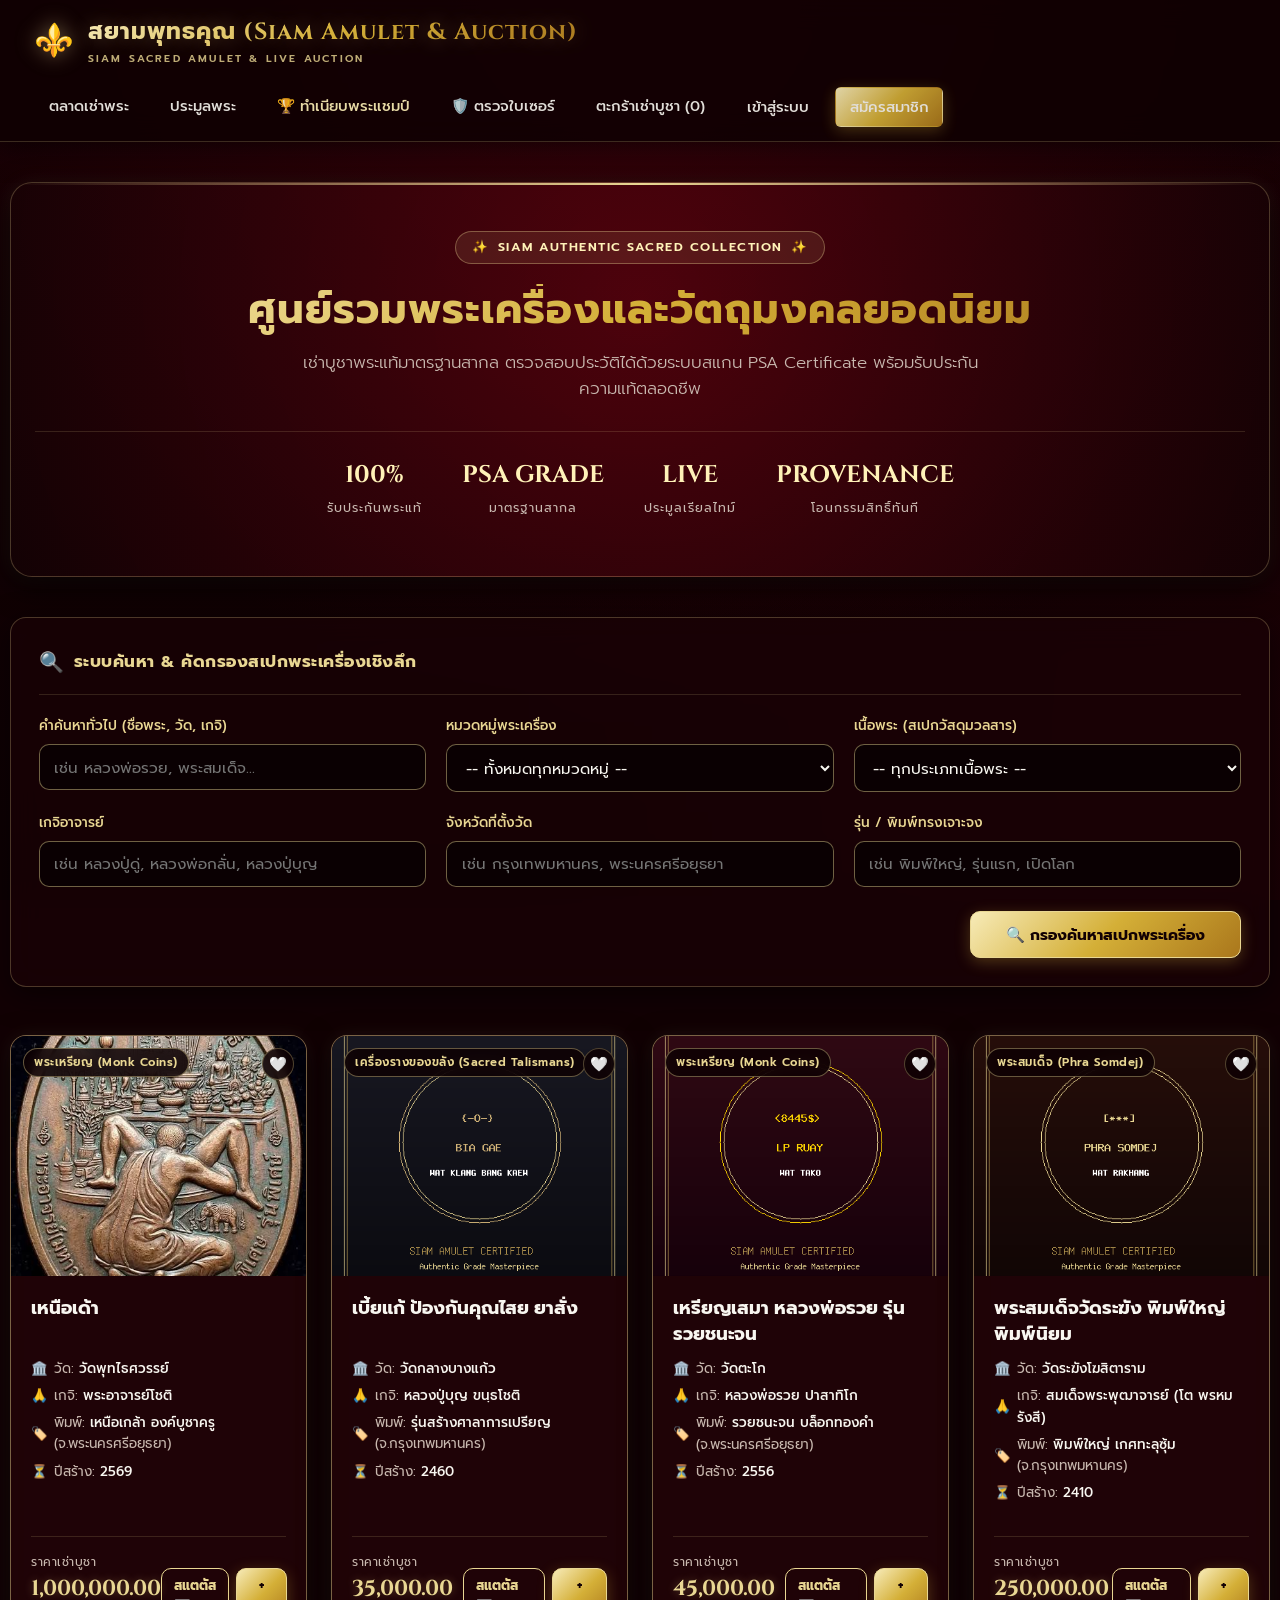
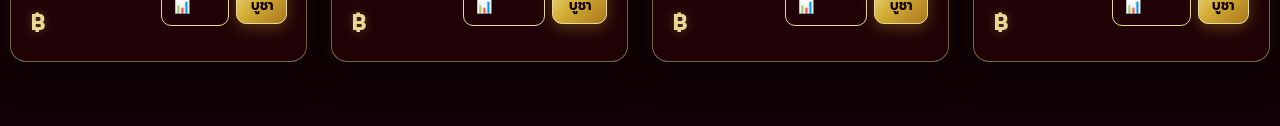
<file: public/index.html>
<!DOCTYPE html>
<html lang="th">
<head>
    <meta charset="UTF-8">
    <meta name="viewport" content="width=device-width, initial-scale=1.0">
    <meta name="x-correlation-id" content="req_b3e3654873a2">
    <title>ศูนย์รวมพระเครื่องยอดนิยม (Amulet Marketplace) | สยามพุทธคุณ (Siam Amulet &amp; Auction)</title>
    <!-- Google Fonts: Prompt & Cinzel for Luxury Thai Amulet Aesthetics -->
    <link rel="preconnect" href="https://fonts.googleapis.com">
    <link rel="preconnect" href="https://fonts.gstatic.com" crossorigin>
    <link href="https://fonts.googleapis.com/css2?family=Cinzel:wght@600;700;800&family=Prompt:wght@300;400;500;600;700&display=swap" rel="stylesheet">
    <link rel="stylesheet" href="./css/style.css">
</head>
<body data-relative-root=".">
<header class="site_header">
    <div class="container navbar">
        <a href="./index.html" class="brand_logo">
            <span class="brand_emblem">⚜️</span>
            <div class="brand_text_wrap">
                <span class="brand_name">สยามพุทธคุณ (Siam Amulet &amp; Auction)</span>
                <span class="brand_tagline">SIAM SACRED AMULET & LIVE AUCTION</span>
            </div>
        </a>
        <nav aria-label="Main Navigation">
            <ul class="nav_links">
                <li><a href="./index.html">ตลาดเช่าพระ</a></li>
                <li><a href="./auctions.html">ประมูลพระ</a></li>
                <li><a href="./leaderboard.html" style="color: var(--gold-bright);">🏆 ทำเนียบพระแชมป์</a></li>
                <li><a href="./verify_cert.html">🛡️ ตรวจใบเซอร์</a></li>
                                <li>
                    <a href="./cart.php">
                        ตะกร้าเช่าบูชา (<span id="nav_cart_count">0</span>)
                    </a>
                </li>
                                                    <li><a href="./login.php" class="btn btn_outline">เข้าสู่ระบบ</a></li>
                    <li><a href="./register.php" class="btn btn_gold">สมัครสมาชิก</a></li>
                            </ul>
        </nav>
    </div>
</header>
<main class="main_content container">
        
<!-- Luxury Hero Showcase Section -->
<section class="hero_section">
    <div class="hero_badge">
        <span>✨</span> Siam Authentic Sacred Collection <span>✨</span>
    </div>
    <h1 class="hero_title">ศูนย์รวมพระเครื่องและวัตถุมงคลยอดนิยม</h1>
    <p class="hero_subtitle">
        เช่าบูชาพระแท้มาตรฐานสากล ตรวจสอบประวัติได้ด้วยระบบสแกน PSA Certificate พร้อมรับประกันความแท้ตลอดชีพ
    </p>

    <div class="hero_stats">
        <div class="hero_stat_item">
            <strong>100%</strong>
            <span>รับประกันพระแท้</span>
        </div>
        <div class="hero_stat_item">
            <strong>PSA GRADE</strong>
            <span>มาตรฐานสากล</span>
        </div>
        <div class="hero_stat_item">
            <strong>LIVE</strong>
            <span>ประมูลเรียลไทม์</span>
        </div>
        <div class="hero_stat_item">
            <strong>PROVENANCE</strong>
            <span>โอนกรรมสิทธิ์ทันที</span>
        </div>
    </div>
</section>

<!-- Deep Multi-Faceted Filter Bar -->
<form method="GET" action="index.html" class="filter_panel">
    <div class="filter_header">
        <div style="display: flex; align-items: center; gap: 0.6rem;">
            <span style="font-size: 1.25rem;">🔍</span>
            <span style="font-weight: 700; color: var(--gold-accent); font-size: 1.05rem; letter-spacing: 0.5px;">
                ระบบค้นหา & คัดกรองสเปกพระเครื่องเชิงลึก
            </span>
        </div>
            </div>

    <!-- Row 1: Keyword, Category, Material -->
    <div style="display: grid; grid-template-columns: repeat(auto-fit, minmax(220px, 1fr)); gap: 1.25rem; margin-bottom: 1.25rem;">
        <div>
            <label for="keyword" style="display: block; font-size: 0.85rem; margin-bottom: 0.45rem; color: var(--gold-accent); font-weight: 500;">คำค้นหาทั่วไป (ชื่อพระ, วัด, เกจิ)</label>
            <input type="text" id="keyword" name="keyword" class="form_control" style="width: 100%;"
                   placeholder="เช่น หลวงพ่อรวย, พระสมเด็จ..."
                   value="">
        </div>

        <div>
            <label for="category_id" style="display: block; font-size: 0.85rem; margin-bottom: 0.45rem; color: var(--gold-accent); font-weight: 500;">หมวดหมู่พระเครื่อง</label>
            <select id="category_id" name="category_id" class="form_control" style="width: 100%;">
                <option value="">-- ทั้งหมดทุกหมวดหมู่ --</option>
                                    <option value="1" >
                        พระสมเด็จ (Phra Somdej)                    </option>
                                    <option value="2" >
                        พระเหรียญ (Monk Coins)                    </option>
                                    <option value="3" >
                        เครื่องรางของขลัง (Sacred Talismans)                    </option>
                            </select>
        </div>

        <div>
            <label for="material_type" style="display: block; font-size: 0.85rem; margin-bottom: 0.45rem; color: var(--gold-accent); font-weight: 500;">เนื้อพระ (สเปกวัสดุมวลสาร)</label>
            <select id="material_type" name="material_type" class="form_control" style="width: 100%;">
                <option value="">-- ทุกประเภทเนื้อพระ --</option>
                <option value="powder" >เนื้อผง / พุทธคุณ / เกสร</option>
                <option value="clay" >เนื้อดิน / ดินเผาโบราณ</option>
                <option value="chin" >เนื้อชิน / ชินเงิน / ชินเขียว</option>
                <option value="metal" >เนื้อโลหะ / ทองแดง / กะไหล่ทอง / นวโลหะ</option>
                <option value="other" >เครื่องราง / เชือกถัก / อื่นๆ</option>
            </select>
        </div>
    </div>

    <!-- Row 2: Monk Name, Province, Edition -->
    <div style="display: grid; grid-template-columns: repeat(auto-fit, minmax(200px, 1fr)); gap: 1.25rem; margin-bottom: 1.5rem;">
        <div>
            <label for="monk_name" style="display: block; font-size: 0.85rem; margin-bottom: 0.45rem; color: var(--gold-accent); font-weight: 500;">เกจิอาจารย์</label>
            <input type="text" id="monk_name" name="monk_name" class="form_control" style="width: 100%;"
                   placeholder="เช่น หลวงปู่ดู่, หลวงพ่อกลั่น, หลวงปู่บุญ"
                   value="">
        </div>

        <div>
            <label for="province" style="display: block; font-size: 0.85rem; margin-bottom: 0.45rem; color: var(--gold-accent); font-weight: 500;">จังหวัดที่ตั้งวัด</label>
            <input type="text" id="province" name="province" class="form_control" style="width: 100%;"
                   placeholder="เช่น กรุงเทพมหานคร, พระนครศรีอยุธยา"
                   value="">
        </div>

        <div>
            <label for="model_edition" style="display: block; font-size: 0.85rem; margin-bottom: 0.45rem; color: var(--gold-accent); font-weight: 500;">รุ่น / พิมพ์ทรงเจาะจง</label>
            <input type="text" id="model_edition" name="model_edition" class="form_control" style="width: 100%;"
                   placeholder="เช่น พิมพ์ใหญ่, รุ่นแรก, เปิดโลก"
                   value="">
        </div>
    </div>

    <div style="display: flex; justify-content: flex-end; gap: 0.75rem;">
        <button type="submit" class="btn btn_gold" style="padding: 0.7rem 2.2rem;">
            🔍 กรองค้นหาสเปกพระเครื่อง
        </button>
    </div>
</form>

<!-- Amulet Catalog Grid -->
    <div class="amulet_grid">
                                <div class="amulet_card">
                <div class="amulet_card_media">
                    <span class="amulet_cat_badge">
                        พระเหรียญ (Monk Coins)                    </span>

                    <button type="button" class="amulet_quick_wish" 
                            title="บันทึกเป็นพระที่ชอบ"
                            onclick="handleQuickWishlist(event, 5, this)">
                        🤍                    </button>

                                            <img src="images/uploads/amulet_20261104_065714_e35cf5bf.jpeg"
                             alt="เหนือเด้า"
                             onerror="this.style.display='none'; this.nextElementSibling.style.display='flex';">
                        <div style="display: none; height: 100%; width: 100%; align-items: center; justify-content: center; font-size: 4rem; color: var(--gold-accent);">
                            ⚜️
                        </div>
                                    </div>

                <div class="amulet_card_body">
                    <div>
                        <h3 class="amulet_title" title="เหนือเด้า">
                            เหนือเด้า                        </h3>
                        <div class="amulet_specs">
                            <div class="amulet_spec_row">
                                <span>🏛️</span>
                                <div>วัด: <strong>วัดพุทไธศวรรย์</strong></div>
                            </div>
                            <div class="amulet_spec_row">
                                <span>🙏</span>
                                <div>เกจิ: <strong>พระอาจารย์โชติ</strong></div>
                            </div>
                            <div class="amulet_spec_row">
                                <span>🏷️</span>
                                <div>พิมพ์: <strong>เหนือเกล้า องค์บูชาครู</strong> (จ.พระนครศรีอยุธยา)</div>
                            </div>
                            <div class="amulet_spec_row">
                                <span>⏳</span>
                                <div>ปีสร้าง: <strong>2569</strong></div>
                            </div>
                        </div>
                    </div>

                    <div class="amulet_footer">
                        <div>
                            <span style="font-size: 0.75rem; color: var(--text-muted); display: block; text-transform: uppercase; letter-spacing: 0.5px;">ราคาเช่าบูชา</span>
                            <span class="amulet_price_tag">1,000,000.00 ฿</span>
                        </div>
                        <div style="display: flex; gap: 0.45rem;">
                            <a href="amulet_detail.php?id=5" class="btn btn_outline" style="padding: 0.45rem 0.75rem; font-size: 0.82rem;">
                                สแตตัส 📊
                            </a>
                            <form method="POST" action="cart.php" style="margin: 0;">
                                <input type="hidden" name="action" value="add">
                                <input type="hidden" name="amulet_id" value="5">
                                <button type="submit" class="btn btn_gold" style="padding: 0.45rem 0.85rem; font-size: 0.82rem;">
                                    + บูชา
                                </button>
                            </form>
                        </div>
                    </div>
                </div>
            </div>
                                <div class="amulet_card">
                <div class="amulet_card_media">
                    <span class="amulet_cat_badge">
                        เครื่องรางของขลัง (Sacred Talismans)                    </span>

                    <button type="button" class="amulet_quick_wish" 
                            title="บันทึกเป็นพระที่ชอบ"
                            onclick="handleQuickWishlist(event, 3, this)">
                        🤍                    </button>

                                            <img src="images/sample_biagae.png"
                             alt="เบี้ยแก้ ป้องกันคุณไสย ยาสั่ง"
                             onerror="this.style.display='none'; this.nextElementSibling.style.display='flex';">
                        <div style="display: none; height: 100%; width: 100%; align-items: center; justify-content: center; font-size: 4rem; color: var(--gold-accent);">
                            ⚜️
                        </div>
                                    </div>

                <div class="amulet_card_body">
                    <div>
                        <h3 class="amulet_title" title="เบี้ยแก้ ป้องกันคุณไสย ยาสั่ง">
                            เบี้ยแก้ ป้องกันคุณไสย ยาสั่ง                        </h3>
                        <div class="amulet_specs">
                            <div class="amulet_spec_row">
                                <span>🏛️</span>
                                <div>วัด: <strong>วัดกลางบางแก้ว</strong></div>
                            </div>
                            <div class="amulet_spec_row">
                                <span>🙏</span>
                                <div>เกจิ: <strong>หลวงปู่บุญ ขนฺธโชติ</strong></div>
                            </div>
                            <div class="amulet_spec_row">
                                <span>🏷️</span>
                                <div>พิมพ์: <strong>รุ่นสร้างศาลาการเปรียญ</strong> (จ.กรุงเทพมหานคร)</div>
                            </div>
                            <div class="amulet_spec_row">
                                <span>⏳</span>
                                <div>ปีสร้าง: <strong>2460</strong></div>
                            </div>
                        </div>
                    </div>

                    <div class="amulet_footer">
                        <div>
                            <span style="font-size: 0.75rem; color: var(--text-muted); display: block; text-transform: uppercase; letter-spacing: 0.5px;">ราคาเช่าบูชา</span>
                            <span class="amulet_price_tag">35,000.00 ฿</span>
                        </div>
                        <div style="display: flex; gap: 0.45rem;">
                            <a href="amulet_detail.php?id=3" class="btn btn_outline" style="padding: 0.45rem 0.75rem; font-size: 0.82rem;">
                                สแตตัส 📊
                            </a>
                            <form method="POST" action="cart.php" style="margin: 0;">
                                <input type="hidden" name="action" value="add">
                                <input type="hidden" name="amulet_id" value="3">
                                <button type="submit" class="btn btn_gold" style="padding: 0.45rem 0.85rem; font-size: 0.82rem;">
                                    + บูชา
                                </button>
                            </form>
                        </div>
                    </div>
                </div>
            </div>
                                <div class="amulet_card">
                <div class="amulet_card_media">
                    <span class="amulet_cat_badge">
                        พระเหรียญ (Monk Coins)                    </span>

                    <button type="button" class="amulet_quick_wish" 
                            title="บันทึกเป็นพระที่ชอบ"
                            onclick="handleQuickWishlist(event, 2, this)">
                        🤍                    </button>

                                            <img src="images/sample_ruay.png"
                             alt="เหรียญเสมา หลวงพ่อรวย รุ่นรวยชนะจน"
                             onerror="this.style.display='none'; this.nextElementSibling.style.display='flex';">
                        <div style="display: none; height: 100%; width: 100%; align-items: center; justify-content: center; font-size: 4rem; color: var(--gold-accent);">
                            ⚜️
                        </div>
                                    </div>

                <div class="amulet_card_body">
                    <div>
                        <h3 class="amulet_title" title="เหรียญเสมา หลวงพ่อรวย รุ่นรวยชนะจน">
                            เหรียญเสมา หลวงพ่อรวย รุ่นรวยชนะจน                        </h3>
                        <div class="amulet_specs">
                            <div class="amulet_spec_row">
                                <span>🏛️</span>
                                <div>วัด: <strong>วัดตะโก</strong></div>
                            </div>
                            <div class="amulet_spec_row">
                                <span>🙏</span>
                                <div>เกจิ: <strong>หลวงพ่อรวย ปาสาทิโก</strong></div>
                            </div>
                            <div class="amulet_spec_row">
                                <span>🏷️</span>
                                <div>พิมพ์: <strong>รวยชนะจน บล็อกทองคำ</strong> (จ.พระนครศรีอยุธยา)</div>
                            </div>
                            <div class="amulet_spec_row">
                                <span>⏳</span>
                                <div>ปีสร้าง: <strong>2556</strong></div>
                            </div>
                        </div>
                    </div>

                    <div class="amulet_footer">
                        <div>
                            <span style="font-size: 0.75rem; color: var(--text-muted); display: block; text-transform: uppercase; letter-spacing: 0.5px;">ราคาเช่าบูชา</span>
                            <span class="amulet_price_tag">45,000.00 ฿</span>
                        </div>
                        <div style="display: flex; gap: 0.45rem;">
                            <a href="amulet_detail.php?id=2" class="btn btn_outline" style="padding: 0.45rem 0.75rem; font-size: 0.82rem;">
                                สแตตัส 📊
                            </a>
                            <form method="POST" action="cart.php" style="margin: 0;">
                                <input type="hidden" name="action" value="add">
                                <input type="hidden" name="amulet_id" value="2">
                                <button type="submit" class="btn btn_gold" style="padding: 0.45rem 0.85rem; font-size: 0.82rem;">
                                    + บูชา
                                </button>
                            </form>
                        </div>
                    </div>
                </div>
            </div>
                                <div class="amulet_card">
                <div class="amulet_card_media">
                    <span class="amulet_cat_badge">
                        พระสมเด็จ (Phra Somdej)                    </span>

                    <button type="button" class="amulet_quick_wish" 
                            title="บันทึกเป็นพระที่ชอบ"
                            onclick="handleQuickWishlist(event, 1, this)">
                        🤍                    </button>

                                            <img src="images/sample_somdej.png"
                             alt="พระสมเด็จวัดระฆัง พิมพ์ใหญ่ พิมพ์นิยม"
                             onerror="this.style.display='none'; this.nextElementSibling.style.display='flex';">
                        <div style="display: none; height: 100%; width: 100%; align-items: center; justify-content: center; font-size: 4rem; color: var(--gold-accent);">
                            ⚜️
                        </div>
                                    </div>

                <div class="amulet_card_body">
                    <div>
                        <h3 class="amulet_title" title="พระสมเด็จวัดระฆัง พิมพ์ใหญ่ พิมพ์นิยม">
                            พระสมเด็จวัดระฆัง พิมพ์ใหญ่ พิมพ์นิยม                        </h3>
                        <div class="amulet_specs">
                            <div class="amulet_spec_row">
                                <span>🏛️</span>
                                <div>วัด: <strong>วัดระฆังโฆสิตาราม</strong></div>
                            </div>
                            <div class="amulet_spec_row">
                                <span>🙏</span>
                                <div>เกจิ: <strong>สมเด็จพระพุฒาจารย์ (โต พรหมรังสี)</strong></div>
                            </div>
                            <div class="amulet_spec_row">
                                <span>🏷️</span>
                                <div>พิมพ์: <strong>พิมพ์ใหญ่ เกศทะลุซุ้ม</strong> (จ.กรุงเทพมหานคร)</div>
                            </div>
                            <div class="amulet_spec_row">
                                <span>⏳</span>
                                <div>ปีสร้าง: <strong>2410</strong></div>
                            </div>
                        </div>
                    </div>

                    <div class="amulet_footer">
                        <div>
                            <span style="font-size: 0.75rem; color: var(--text-muted); display: block; text-transform: uppercase; letter-spacing: 0.5px;">ราคาเช่าบูชา</span>
                            <span class="amulet_price_tag">250,000.00 ฿</span>
                        </div>
                        <div style="display: flex; gap: 0.45rem;">
                            <a href="amulet_detail.php?id=1" class="btn btn_outline" style="padding: 0.45rem 0.75rem; font-size: 0.82rem;">
                                สแตตัส 📊
                            </a>
                            <form method="POST" action="cart.php" style="margin: 0;">
                                <input type="hidden" name="action" value="add">
                                <input type="hidden" name="amulet_id" value="1">
                                <button type="submit" class="btn btn_gold" style="padding: 0.45rem 0.85rem; font-size: 0.82rem;">
                                    + บูชา
                                </button>
                            </form>
                        </div>
                    </div>
                </div>
            </div>
            </div>

<script>
/**
 * Handle quick toggle wishlist on card button.
 */
function handleQuickWishlist(event, amuletId, btnElem) {
    event.stopPropagation();
    event.preventDefault();

    fetch('api_wishlist.html', {
        method: 'POST',
        headers: {
            'Content-Type': 'application/x-www-form-urlencoded',
        },
        body: new URLSearchParams({
            action: 'toggle_wishlist',
            amulet_id: amuletId
        })
    })
    .then(res => res.json())
    .then(data => {
        if (!data.success) {
            if (data.message && data.message.includes('เข้าสู่ระบบ')) {
                if (confirm('กรุณาเข้าสู่ระบบก่อนบันทึกรายการที่ชอบ\nคุณต้องการไปหน้าเข้าสู่ระบบหรือไม่?')) {
                    window.location.href = 'login.php';
                }
                return;
            }
            alert(data.message || 'เกิดข้อผิดพลาด');
            return;
        }

        if (data.is_in_wishlist) {
            btnElem.textContent = '❤️';
            btnElem.style.borderColor = '#ff4d4f';
            btnElem.style.background = 'rgba(255, 77, 79, 0.25)';
        } else {
            btnElem.textContent = '🤍';
            btnElem.style.borderColor = 'rgba(233, 215, 147, 0.3)';
            btnElem.style.background = 'rgba(14, 1, 3, 0.85)';
        }
    })
    .catch(err => {
        console.error('Error toggling wishlist:', err);
    });
}
</script>
</file>
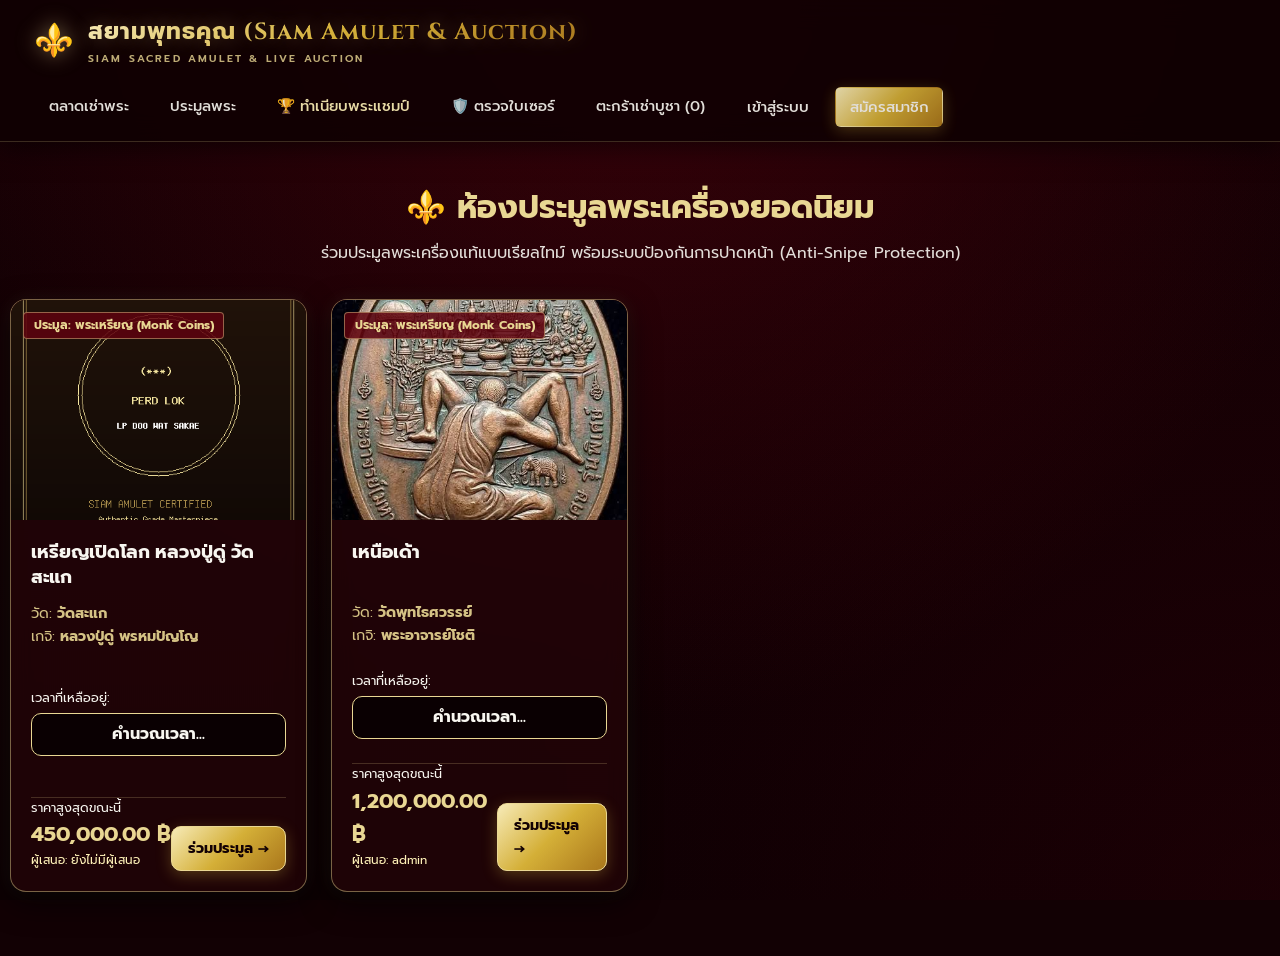
<file: public/auctions.html>
<!DOCTYPE html>
<html lang="th">
<head>
    <meta charset="UTF-8">
    <meta name="viewport" content="width=device-width, initial-scale=1.0">
    <meta name="x-correlation-id" content="req_6581457ee2c7">
    <title>ห้องประมูลพระเครื่องยอดนิยม (Live Auction) | สยามพุทธคุณ (Siam Amulet &amp; Auction)</title>
    <!-- Google Fonts: Prompt & Cinzel for Luxury Thai Amulet Aesthetics -->
    <link rel="preconnect" href="https://fonts.googleapis.com">
    <link rel="preconnect" href="https://fonts.gstatic.com" crossorigin>
    <link href="https://fonts.googleapis.com/css2?family=Cinzel:wght@600;700;800&family=Prompt:wght@300;400;500;600;700&display=swap" rel="stylesheet">
    <link rel="stylesheet" href="./css/style.css">
</head>
<body data-relative-root=".">
<header class="site_header">
    <div class="container navbar">
        <a href="./index.html" class="brand_logo">
            <span class="brand_emblem">⚜️</span>
            <div class="brand_text_wrap">
                <span class="brand_name">สยามพุทธคุณ (Siam Amulet &amp; Auction)</span>
                <span class="brand_tagline">SIAM SACRED AMULET & LIVE AUCTION</span>
            </div>
        </a>
        <nav aria-label="Main Navigation">
            <ul class="nav_links">
                <li><a href="./index.html">ตลาดเช่าพระ</a></li>
                <li><a href="./auctions.html">ประมูลพระ</a></li>
                <li><a href="./leaderboard.html" style="color: var(--gold-bright);">🏆 ทำเนียบพระแชมป์</a></li>
                <li><a href="./verify_cert.html">🛡️ ตรวจใบเซอร์</a></li>
                                <li>
                    <a href="./cart.php">
                        ตะกร้าเช่าบูชา (<span id="nav_cart_count">0</span>)
                    </a>
                </li>
                                                    <li><a href="./login.php" class="btn btn_outline">เข้าสู่ระบบ</a></li>
                    <li><a href="./register.php" class="btn btn_gold">สมัครสมาชิก</a></li>
                            </ul>
        </nav>
    </div>
</header>
<main class="main_content container">
        
<div style="margin-bottom: 2rem; text-align: center;">
    <h1 style="color: var(--gold-accent); margin-bottom: 0.5rem;">⚜️ ห้องประมูลพระเครื่องยอดนิยม</h1>
    <p style="color: var(--text-light); opacity: 0.9;">ร่วมประมูลพระเครื่องแท้แบบเรียลไทม์ พร้อมระบบป้องกันการปาดหน้า (Anti-Snipe Protection)</p>
</div>

    <div class="amulet_grid">
                                <div class="amulet_card">
                <div style="position: relative; overflow: hidden; background: #2a0005;">
                    <span style="position: absolute; top: 12px; left: 12px; background: rgba(94, 3, 15, 0.85); color: var(--gold-accent); border: 1px solid var(--gold-border); padding: 0.2rem 0.6rem; border-radius: 4px; font-size: 0.75rem; font-weight: bold; z-index: 2;">
                        ประมูล: พระเหรียญ (Monk Coins)                    </span>
                                            <div style="height: 220px; overflow: hidden; display: flex; align-items: center; justify-content: center; background: #1a0003;">
                            <img src="images/sample_perdlok.png"
                                 alt="เหรียญเปิดโลก หลวงปู่ดู่ วัดสะแก"
                                 style="width: 100%; height: 100%; object-fit: cover;"
                                 onerror="this.style.display='none'; this.nextElementSibling.style.display='flex';">
                            <div style="display: none; height: 220px; width: 100%; align-items: center; justify-content: center; font-size: 4rem; color: var(--gold-accent); background: linear-gradient(180deg, #3b0109 0%, #1f0004 100%);">
                                ⚜️
                            </div>
                        </div>
                                    </div>

                <div class="amulet_card_body">
                    <div>
                        <h3 class="amulet_title">เหรียญเปิดโลก หลวงปู่ดู่ วัดสะแก</h3>
                        <p class="amulet_meta" style="margin-top: 0.25rem;">
                            วัด: <strong>วัดสะแก</strong>
                        </p>
                        <p class="amulet_meta">
                            เกจิ: <strong>หลวงปู่ดู่ พรหมปัญโญ</strong>
                        </p>
                    </div>

                    <!-- Countdown Timer Element -->
                    <div style="margin: 0.75rem 0;">
                        <span style="font-size: 0.8rem; color: var(--text-light); display: block; margin-bottom: 0.25rem;">เวลาที่เหลืออยู่:</span>
                        <div class="auction_timer" data-auction-end="2026-11-06T13:04:11+01:00">
                            คำนวณเวลา...
                        </div>
                    </div>

                    <div style="display: flex; justify-content: space-between; align-items: flex-end; pt: 0.75rem; border-top: 1px solid var(--gold-muted);">
                        <div>
                            <span style="font-size: 0.8rem; color: var(--text-light); display: block;">ราคาสูงสุดขณะนี้</span>
                            <span class="amulet_price">450,000.00 ฿</span>
                            <div style="font-size: 0.75rem; color: var(--gold-bright);">
                                ผู้เสนอ: ยังไม่มีผู้เสนอ                            </div>
                        </div>

                        <a href="auction_detail.php?id=1" class="btn btn_gold" style="padding: 0.6rem 1rem; font-size: 0.9rem;">
                            ร่วมประมูล &rarr;
                        </a>
                    </div>
                </div>
            </div>
                                <div class="amulet_card">
                <div style="position: relative; overflow: hidden; background: #2a0005;">
                    <span style="position: absolute; top: 12px; left: 12px; background: rgba(94, 3, 15, 0.85); color: var(--gold-accent); border: 1px solid var(--gold-border); padding: 0.2rem 0.6rem; border-radius: 4px; font-size: 0.75rem; font-weight: bold; z-index: 2;">
                        ประมูล: พระเหรียญ (Monk Coins)                    </span>
                                            <div style="height: 220px; overflow: hidden; display: flex; align-items: center; justify-content: center; background: #1a0003;">
                            <img src="images/uploads/amulet_20261104_065714_e35cf5bf.jpeg"
                                 alt="เหนือเด้า"
                                 style="width: 100%; height: 100%; object-fit: cover;"
                                 onerror="this.style.display='none'; this.nextElementSibling.style.display='flex';">
                            <div style="display: none; height: 220px; width: 100%; align-items: center; justify-content: center; font-size: 4rem; color: var(--gold-accent); background: linear-gradient(180deg, #3b0109 0%, #1f0004 100%);">
                                ⚜️
                            </div>
                        </div>
                                    </div>

                <div class="amulet_card_body">
                    <div>
                        <h3 class="amulet_title">เหนือเด้า</h3>
                        <p class="amulet_meta" style="margin-top: 0.25rem;">
                            วัด: <strong>วัดพุทไธศวรรย์</strong>
                        </p>
                        <p class="amulet_meta">
                            เกจิ: <strong>พระอาจารย์โชติ</strong>
                        </p>
                    </div>

                    <!-- Countdown Timer Element -->
                    <div style="margin: 0.75rem 0;">
                        <span style="font-size: 0.8rem; color: var(--text-light); display: block; margin-bottom: 0.25rem;">เวลาที่เหลืออยู่:</span>
                        <div class="auction_timer" data-auction-end="2026-11-07T07:22:34+01:00">
                            คำนวณเวลา...
                        </div>
                    </div>

                    <div style="display: flex; justify-content: space-between; align-items: flex-end; pt: 0.75rem; border-top: 1px solid var(--gold-muted);">
                        <div>
                            <span style="font-size: 0.8rem; color: var(--text-light); display: block;">ราคาสูงสุดขณะนี้</span>
                            <span class="amulet_price">1,200,000.00 ฿</span>
                            <div style="font-size: 0.75rem; color: var(--gold-bright);">
                                ผู้เสนอ: admin                            </div>
                        </div>

                        <a href="auction_detail.php?id=2" class="btn btn_gold" style="padding: 0.6rem 1rem; font-size: 0.9rem;">
                            ร่วมประมูล &rarr;
                        </a>
                    </div>
                </div>
            </div>
            </div>
</file>
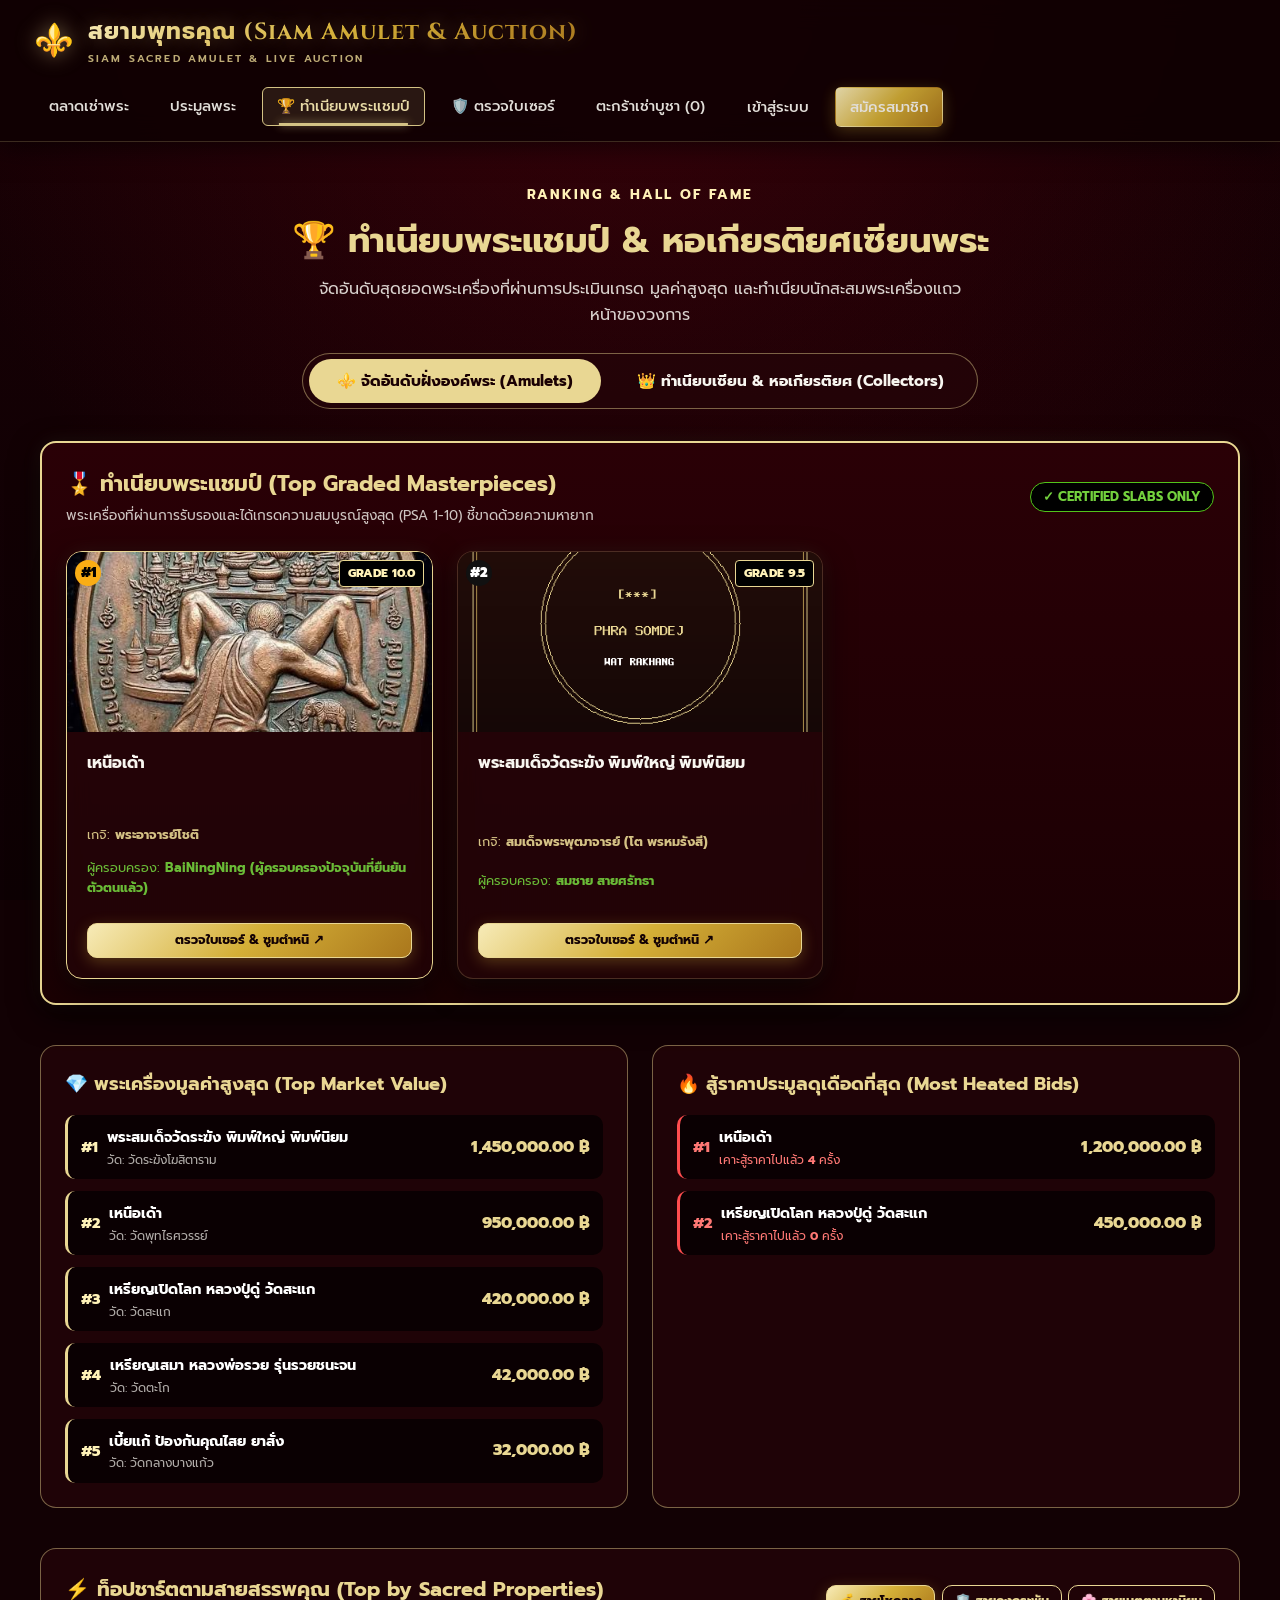
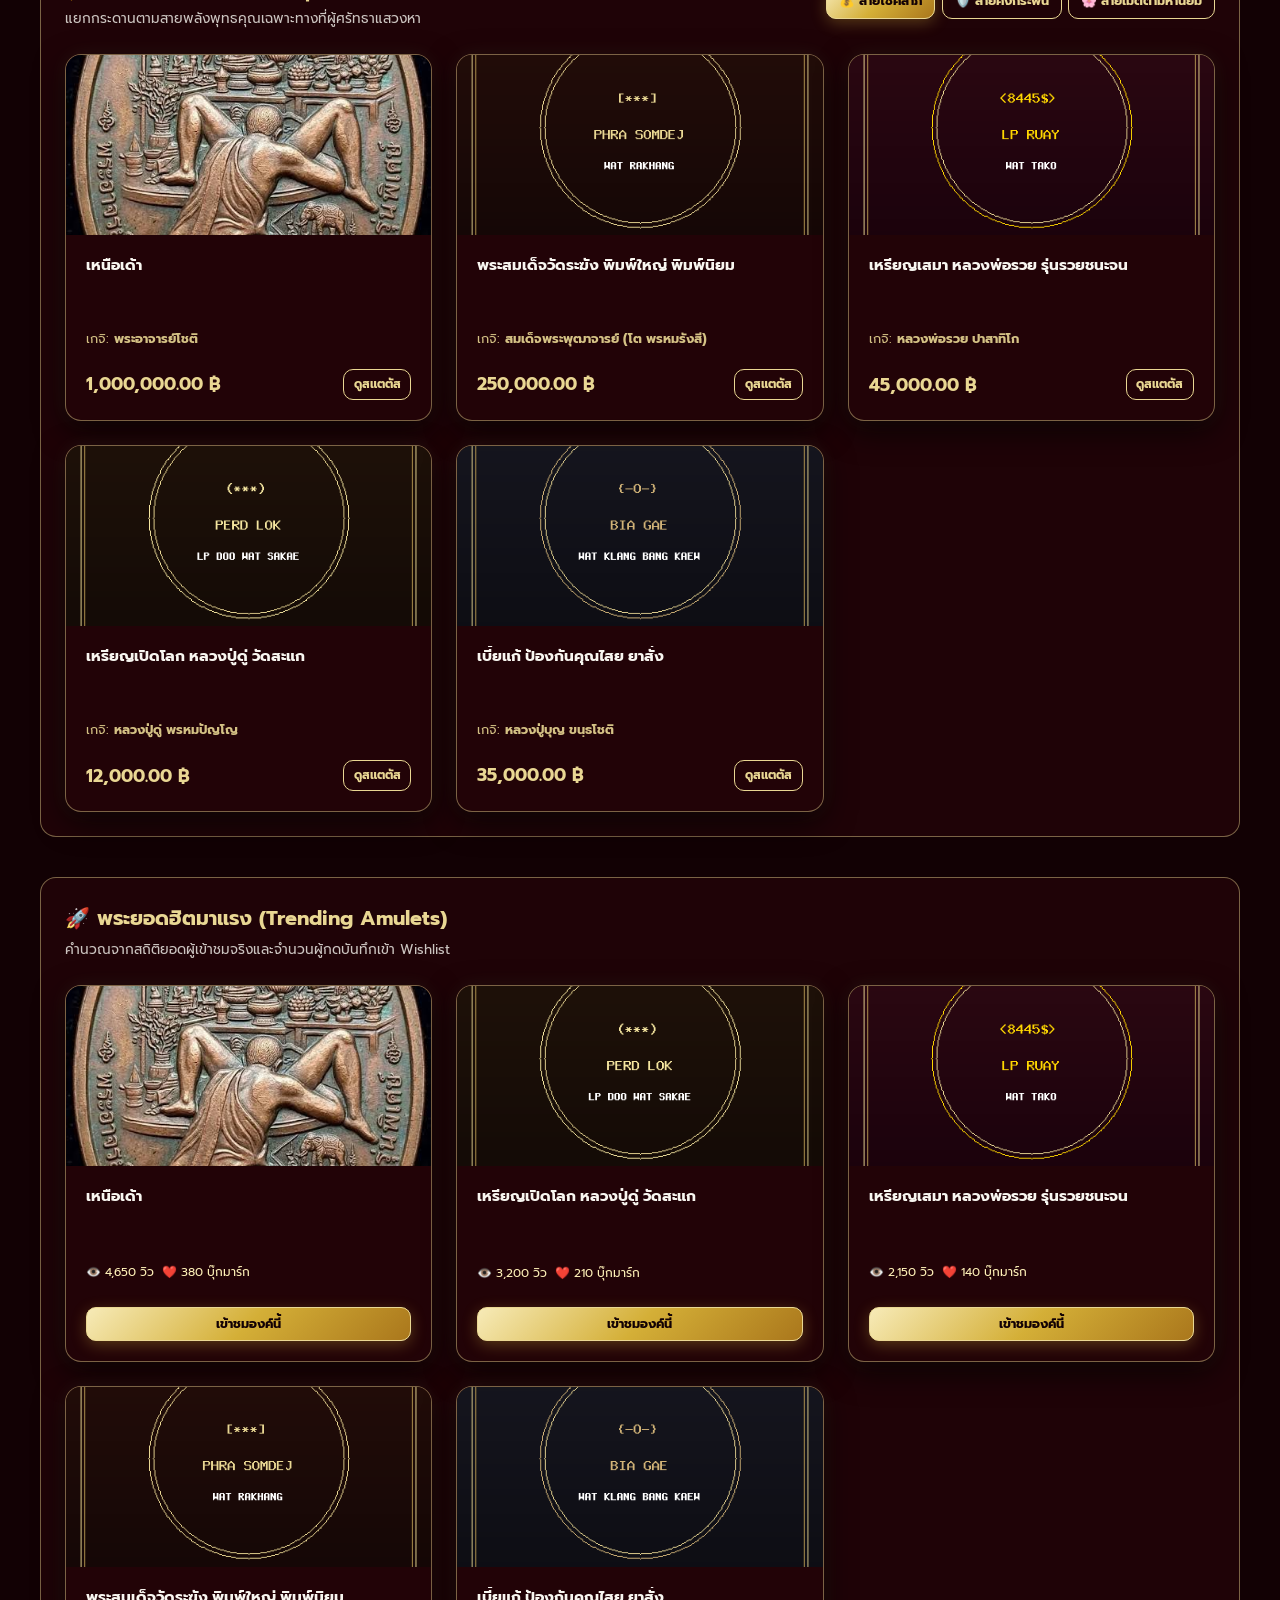
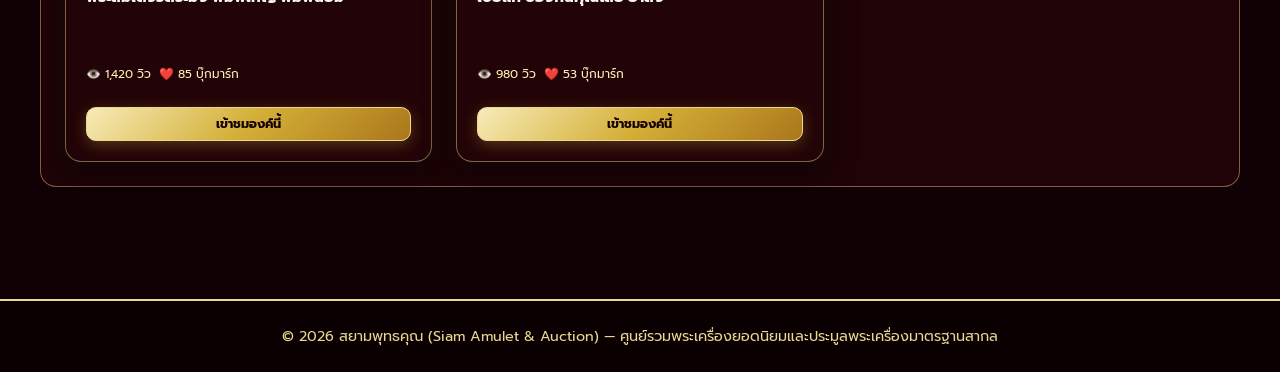
<file: public/leaderboard.html>
<!DOCTYPE html>
<html lang="th">
<head>
    <meta charset="UTF-8">
    <meta name="viewport" content="width=device-width, initial-scale=1.0">
    <meta name="x-correlation-id" content="req_0a15befb2eb0">
    <title>ทำเนียบพระแชมป์ &amp; เซียนพระ (Leaderboard &amp; Hall of Fame) | สยามพุทธคุณ (Siam Amulet &amp; Auction)</title>
    <!-- Google Fonts: Prompt & Cinzel for Luxury Thai Amulet Aesthetics -->
    <link rel="preconnect" href="https://fonts.googleapis.com">
    <link rel="preconnect" href="https://fonts.gstatic.com" crossorigin>
    <link href="https://fonts.googleapis.com/css2?family=Cinzel:wght@600;700;800&family=Prompt:wght@300;400;500;600;700&display=swap" rel="stylesheet">
    <link rel="stylesheet" href="./css/style.css">
</head>
<body data-relative-root=".">
<header class="site_header">
    <div class="container navbar">
        <a href="./index.html" class="brand_logo">
            <span class="brand_emblem">⚜️</span>
            <div class="brand_text_wrap">
                <span class="brand_name">สยามพุทธคุณ (Siam Amulet &amp; Auction)</span>
                <span class="brand_tagline">SIAM SACRED AMULET & LIVE AUCTION</span>
            </div>
        </a>
        <nav aria-label="Main Navigation">
            <ul class="nav_links">
                <li><a href="./index.html">ตลาดเช่าพระ</a></li>
                <li><a href="./auctions.html">ประมูลพระ</a></li>
                <li><a href="./leaderboard.html" style="color: var(--gold-bright);">🏆 ทำเนียบพระแชมป์</a></li>
                <li><a href="./verify_cert.html">🛡️ ตรวจใบเซอร์</a></li>
                                <li>
                    <a href="./cart.php">
                        ตะกร้าเช่าบูชา (<span id="nav_cart_count">0</span>)
                    </a>
                </li>
                                                    <li><a href="./login.php" class="btn btn_outline">เข้าสู่ระบบ</a></li>
                    <li><a href="./register.php" class="btn btn_gold">สมัครสมาชิก</a></li>
                            </ul>
        </nav>
    </div>
</header>
<main class="main_content container">
        
<div style="max-width: 1200px; margin: 0 auto; padding-bottom: 3rem;">
    <!-- Title Banner -->
    <div style="text-align: center; margin-bottom: 2rem;">
        <span style="font-size: 0.85rem; color: var(--gold-bright); font-weight: 700; letter-spacing: 2px; text-transform: uppercase;">
            RANKING & HALL OF FAME
        </span>
        <h1 style="color: var(--gold-accent); margin-top: 0.35rem; font-size: 2.2rem;">
            🏆 ทำเนียบพระแชมป์ & หอเกียรติยศเซียนพระ
        </h1>
        <p style="color: var(--text-light); opacity: 0.85; max-width: 650px; margin: 0.5rem auto 1.5rem auto;">
            จัดอันดับสุดยอดพระเครื่องที่ผ่านการประเมินเกรด มูลค่าสูงสุด และทำเนียบนักสะสมพระเครื่องแถวหน้าของวงการ
        </p>

        <!-- Main Switcher Tabs -->
        <div style="display: inline-flex; background: var(--bg-card); border: 1px solid var(--gold-border); border-radius: 999px; padding: 0.35rem; gap: 0.5rem;">
            <a href="leaderboard.html?tab=amulets"
               style="padding: 0.6rem 1.75rem; border-radius: 999px; font-weight: 700; font-size: 0.95rem; text-decoration: none; background: var(--gold-accent); color: #1a0003;">
                ⚜️ จัดอันดับฝั่งองค์พระ (Amulets)
            </a>
            <a href="leaderboard.html?tab=collectors"
               style="padding: 0.6rem 1.75rem; border-radius: 999px; font-weight: 700; font-size: 0.95rem; text-decoration: none; color: var(--text-light);">
                👑 ทำเนียบเซียน & หอเกียรติยศ (Collectors)
            </a>
        </div>
    </div>

            <!-- ======================= AMULET LEADERBOARD ======================= -->

        <!-- Section 1: Top Graded Masterpieces (ทำเนียบพระแชมป์เกรด PSA) -->
        <div style="background: linear-gradient(180deg, #2a0006 0%, #1a0003 100%); border: 2px solid var(--gold-accent); border-radius: var(--radius-lg); padding: 1.5rem; margin-bottom: 2.5rem; box-shadow: var(--shadow-gold);">
            <div style="display: flex; justify-content: space-between; align-items: center; margin-bottom: 1.25rem; flex-wrap: wrap; gap: 0.5rem;">
                <div>
                    <h2 style="color: var(--gold-accent); font-size: 1.35rem; margin: 0;">
                        🎖️ ทำเนียบพระแชมป์ (Top Graded Masterpieces)
                    </h2>
                    <p style="font-size: 0.85rem; color: var(--text-light); opacity: 0.8; margin-top: 0.2rem;">
                        พระเครื่องที่ผ่านการรับรองและได้เกรดความสมบูรณ์สูงสุด (PSA 1-10) ชี้ขาดด้วยความหายาก
                    </p>
                </div>
                <span style="font-size: 0.8rem; background: #000; color: #73d13d; border: 1px solid var(--success-color); padding: 0.25rem 0.75rem; border-radius: 999px; font-weight: 700;">
                    ✓ CERTIFIED SLABS ONLY
                </span>
            </div>

            <div class="amulet_grid">
                                    <div class="amulet_card" style="border-color: var(--gold-accent);">
                        <div style="position: relative; overflow: hidden; background: #1a0003; height: 180px;">
                            <span style="position: absolute; top: 8px; left: 8px; background: #faad14; color: #000; font-weight: 900; font-size: 0.8rem; width: 26px; height: 26px; display: flex; align-items: center; justify-content: center; border-radius: 50%; z-index: 2;">
                                #1                            </span>

                            <span style="position: absolute; top: 8px; right: 8px; background: #000; color: var(--gold-bright); border: 1px solid var(--gold-accent); font-weight: 800; font-size: 0.75rem; padding: 0.2rem 0.5rem; border-radius: 4px; z-index: 2;">
                                GRADE 10.0                            </span>

                            <img src="images/uploads/amulet_20261104_065714_e35cf5bf.jpeg"
                                 alt="Amulet" style="width: 100%; height: 100%; object-fit: cover;">
                        </div>

                        <div class="amulet_card_body">
                            <h3 class="amulet_title" style="font-size: 1rem;">เหนือเด้า</h3>
                            <p class="amulet_meta" style="font-size: 0.8rem;">
                                เกจิ: <strong>พระอาจารย์โชติ</strong>
                            </p>
                            <p class="amulet_meta" style="font-size: 0.8rem; color: #73d13d;">
                                ผู้ครอบครอง: <strong>BaiNingNing (ผู้ครอบครองปัจจุบันที่ยืนยันตัวตนแล้ว)</strong>
                            </p>
                            <div style="margin-top: 0.75rem;">
                                <a href="verify_cert.html?cert_no=PSA-AMU-2026-0005"
                                   class="btn btn_gold" style="width: 100%; display: block; text-align: center; font-size: 0.8rem; padding: 0.4rem;">
                                    ตรวจใบเซอร์ & ซูมตำหนิ ↗
                                </a>
                            </div>
                        </div>
                    </div>
                                    <div class="amulet_card" style="border-color: var(--gold-muted);">
                        <div style="position: relative; overflow: hidden; background: #1a0003; height: 180px;">
                            <span style="position: absolute; top: 8px; left: 8px; background: #111; color: #fff; font-weight: 900; font-size: 0.8rem; width: 26px; height: 26px; display: flex; align-items: center; justify-content: center; border-radius: 50%; z-index: 2;">
                                #2                            </span>

                            <span style="position: absolute; top: 8px; right: 8px; background: #000; color: var(--gold-bright); border: 1px solid var(--gold-accent); font-weight: 800; font-size: 0.75rem; padding: 0.2rem 0.5rem; border-radius: 4px; z-index: 2;">
                                GRADE 9.5                            </span>

                            <img src="images/sample_somdej.png"
                                 alt="Amulet" style="width: 100%; height: 100%; object-fit: cover;">
                        </div>

                        <div class="amulet_card_body">
                            <h3 class="amulet_title" style="font-size: 1rem;">พระสมเด็จวัดระฆัง พิมพ์ใหญ่ พิมพ์นิยม</h3>
                            <p class="amulet_meta" style="font-size: 0.8rem;">
                                เกจิ: <strong>สมเด็จพระพุฒาจารย์ (โต พรหมรังสี)</strong>
                            </p>
                            <p class="amulet_meta" style="font-size: 0.8rem; color: #73d13d;">
                                ผู้ครอบครอง: <strong>สมชาย สายศรัทธา</strong>
                            </p>
                            <div style="margin-top: 0.75rem;">
                                <a href="verify_cert.html?cert_no=PSA-AMU-2026-0001"
                                   class="btn btn_gold" style="width: 100%; display: block; text-align: center; font-size: 0.8rem; padding: 0.4rem;">
                                    ตรวจใบเซอร์ & ซูมตำหนิ ↗
                                </a>
                            </div>
                        </div>
                    </div>
                            </div>
        </div>

        <!-- Section 2: Top Value & Most Bids (มูลค่าและสถิติประมูลสูงสุด) -->
        <div style="display: grid; grid-template-columns: repeat(auto-fit, minmax(320px, 1fr)); gap: 1.5rem; margin-bottom: 2.5rem;">
            <!-- Top Value -->
            <div style="background-color: var(--bg-card); border: 1px solid var(--gold-border); border-radius: var(--radius-lg); padding: 1.5rem;">
                <h3 style="color: var(--gold-accent); font-size: 1.15rem; margin-bottom: 1rem; display: flex; align-items: center; gap: 0.5rem;">
                    💎 พระเครื่องมูลค่าสูงสุด (Top Market Value)
                </h3>
                <div style="display: flex; flex-direction: column; gap: 0.75rem;">
                                            <div style="display: flex; align-items: center; justify-content: space-between; padding: 0.6rem 0.8rem; background: var(--bg-darker); border-radius: var(--radius-md); border-left: 3px solid var(--gold-accent);">
                            <div style="display: flex; align-items: center; gap: 0.6rem;">
                                <span style="font-weight: 800; color: var(--gold-bright); font-size: 0.9rem;">#1</span>
                                <div>
                                    <a href="amulet_detail.php?id=1" style="font-weight: 700; font-size: 0.9rem; color: #fff;">
                                        พระสมเด็จวัดระฆัง พิมพ์ใหญ่ พิมพ์นิยม                                    </a>
                                    <div style="font-size: 0.75rem; color: var(--text-light); opacity: 0.7;">
                                        วัด: วัดระฆังโฆสิตาราม                                    </div>
                                </div>
                            </div>
                            <span style="font-weight: 800; color: var(--gold-accent); font-size: 1rem;">
                                1,450,000.00 ฿
                            </span>
                        </div>
                                            <div style="display: flex; align-items: center; justify-content: space-between; padding: 0.6rem 0.8rem; background: var(--bg-darker); border-radius: var(--radius-md); border-left: 3px solid var(--gold-accent);">
                            <div style="display: flex; align-items: center; gap: 0.6rem;">
                                <span style="font-weight: 800; color: var(--gold-bright); font-size: 0.9rem;">#2</span>
                                <div>
                                    <a href="amulet_detail.php?id=5" style="font-weight: 700; font-size: 0.9rem; color: #fff;">
                                        เหนือเด้า                                    </a>
                                    <div style="font-size: 0.75rem; color: var(--text-light); opacity: 0.7;">
                                        วัด: วัดพุทไธศวรรย์                                    </div>
                                </div>
                            </div>
                            <span style="font-weight: 800; color: var(--gold-accent); font-size: 1rem;">
                                950,000.00 ฿
                            </span>
                        </div>
                                            <div style="display: flex; align-items: center; justify-content: space-between; padding: 0.6rem 0.8rem; background: var(--bg-darker); border-radius: var(--radius-md); border-left: 3px solid var(--gold-accent);">
                            <div style="display: flex; align-items: center; gap: 0.6rem;">
                                <span style="font-weight: 800; color: var(--gold-bright); font-size: 0.9rem;">#3</span>
                                <div>
                                    <a href="amulet_detail.php?id=4" style="font-weight: 700; font-size: 0.9rem; color: #fff;">
                                        เหรียญเปิดโลก หลวงปู่ดู่ วัดสะแก                                    </a>
                                    <div style="font-size: 0.75rem; color: var(--text-light); opacity: 0.7;">
                                        วัด: วัดสะแก                                    </div>
                                </div>
                            </div>
                            <span style="font-weight: 800; color: var(--gold-accent); font-size: 1rem;">
                                420,000.00 ฿
                            </span>
                        </div>
                                            <div style="display: flex; align-items: center; justify-content: space-between; padding: 0.6rem 0.8rem; background: var(--bg-darker); border-radius: var(--radius-md); border-left: 3px solid var(--gold-accent);">
                            <div style="display: flex; align-items: center; gap: 0.6rem;">
                                <span style="font-weight: 800; color: var(--gold-bright); font-size: 0.9rem;">#4</span>
                                <div>
                                    <a href="amulet_detail.php?id=2" style="font-weight: 700; font-size: 0.9rem; color: #fff;">
                                        เหรียญเสมา หลวงพ่อรวย รุ่นรวยชนะจน                                    </a>
                                    <div style="font-size: 0.75rem; color: var(--text-light); opacity: 0.7;">
                                        วัด: วัดตะโก                                    </div>
                                </div>
                            </div>
                            <span style="font-weight: 800; color: var(--gold-accent); font-size: 1rem;">
                                42,000.00 ฿
                            </span>
                        </div>
                                            <div style="display: flex; align-items: center; justify-content: space-between; padding: 0.6rem 0.8rem; background: var(--bg-darker); border-radius: var(--radius-md); border-left: 3px solid var(--gold-accent);">
                            <div style="display: flex; align-items: center; gap: 0.6rem;">
                                <span style="font-weight: 800; color: var(--gold-bright); font-size: 0.9rem;">#5</span>
                                <div>
                                    <a href="amulet_detail.php?id=3" style="font-weight: 700; font-size: 0.9rem; color: #fff;">
                                        เบี้ยแก้ ป้องกันคุณไสย ยาสั่ง                                    </a>
                                    <div style="font-size: 0.75rem; color: var(--text-light); opacity: 0.7;">
                                        วัด: วัดกลางบางแก้ว                                    </div>
                                </div>
                            </div>
                            <span style="font-weight: 800; color: var(--gold-accent); font-size: 1rem;">
                                32,000.00 ฿
                            </span>
                        </div>
                                    </div>
            </div>

            <!-- Most Heated Bids -->
            <div style="background-color: var(--bg-card); border: 1px solid var(--gold-border); border-radius: var(--radius-lg); padding: 1.5rem;">
                <h3 style="color: var(--gold-accent); font-size: 1.15rem; margin-bottom: 1rem; display: flex; align-items: center; gap: 0.5rem;">
                    🔥 สู้ราคาประมูลดุเดือดที่สุด (Most Heated Bids)
                </h3>
                <div style="display: flex; flex-direction: column; gap: 0.75rem;">
                                                                        <div style="display: flex; align-items: center; justify-content: space-between; padding: 0.6rem 0.8rem; background: var(--bg-darker); border-radius: var(--radius-md); border-left: 3px solid #ff4d4f;">
                                <div style="display: flex; align-items: center; gap: 0.6rem;">
                                    <span style="font-weight: 800; color: #ff7875; font-size: 0.9rem;">#1</span>
                                    <div>
                                        <a href="auction_detail.php?id=2" style="font-weight: 700; font-size: 0.9rem; color: #fff;">
                                            เหนือเด้า                                        </a>
                                        <div style="font-size: 0.75rem; color: #ff7875;">
                                            เคาะสู้ราคาไปแล้ว <strong>4</strong> ครั้ง
                                        </div>
                                    </div>
                                </div>
                                <span style="font-weight: 800; color: var(--gold-accent); font-size: 1rem;">
                                    1,200,000.00 ฿
                                </span>
                            </div>
                                                    <div style="display: flex; align-items: center; justify-content: space-between; padding: 0.6rem 0.8rem; background: var(--bg-darker); border-radius: var(--radius-md); border-left: 3px solid #ff4d4f;">
                                <div style="display: flex; align-items: center; gap: 0.6rem;">
                                    <span style="font-weight: 800; color: #ff7875; font-size: 0.9rem;">#2</span>
                                    <div>
                                        <a href="auction_detail.php?id=1" style="font-weight: 700; font-size: 0.9rem; color: #fff;">
                                            เหรียญเปิดโลก หลวงปู่ดู่ วัดสะแก                                        </a>
                                        <div style="font-size: 0.75rem; color: #ff7875;">
                                            เคาะสู้ราคาไปแล้ว <strong>0</strong> ครั้ง
                                        </div>
                                    </div>
                                </div>
                                <span style="font-weight: 800; color: var(--gold-accent); font-size: 1rem;">
                                    450,000.00 ฿
                                </span>
                            </div>
                                                            </div>
            </div>
        </div>

        <!-- Section 3: Top by Sacred Properties (ท็อปชาร์ตตามสายสรรพคุณ) -->
        <div style="background-color: var(--bg-card); border: 1px solid var(--gold-border); border-radius: var(--radius-lg); padding: 1.5rem; margin-bottom: 2.5rem;">
            <div style="display: flex; justify-content: space-between; align-items: center; margin-bottom: 1.25rem; flex-wrap: wrap; gap: 1rem;">
                <div>
                    <h2 style="color: var(--gold-accent); font-size: 1.25rem; margin: 0;">
                        ⚡ ท็อปชาร์ตตามสายสรรพคุณ (Top by Sacred Properties)
                    </h2>
                    <p style="font-size: 0.85rem; color: var(--text-light); opacity: 0.8; margin-top: 0.2rem;">
                        แยกกระดานตามสายพลังพุทธคุณเฉพาะทางที่ผู้ศรัทธาแสวงหา
                    </p>
                </div>
                <!-- Property Sub Tabs -->
                <div style="display: flex; gap: 0.4rem;">
                    <a href="leaderboard.html?tab=amulets&prop=wealth" class="btn btn_gold" style="font-size: 0.8rem; padding: 0.35rem 0.75rem;">
                        💰 สายโชคลาภ
                    </a>
                    <a href="leaderboard.html?tab=amulets&prop=invulnerable" class="btn btn_outline" style="font-size: 0.8rem; padding: 0.35rem 0.75rem;">
                        🛡️ สายคงกระพัน
                    </a>
                    <a href="leaderboard.html?tab=amulets&prop=kindness" class="btn btn_outline" style="font-size: 0.8rem; padding: 0.35rem 0.75rem;">
                        🌸 สายเมตตามหานิยม
                    </a>
                </div>
            </div>

            <div class="amulet_grid">
                                    <div class="amulet_card">
                        <div style="height: 180px; overflow: hidden; background: #1a0003;">
                            <img src="images/uploads/amulet_20261104_065714_e35cf5bf.jpeg"
                                 alt="Amulet" style="width: 100%; height: 100%; object-fit: cover;">
                        </div>
                        <div class="amulet_card_body">
                            <h3 class="amulet_title" style="font-size: 0.95rem;">เหนือเด้า</h3>
                            <p class="amulet_meta" style="font-size: 0.8rem;">เกจิ: <strong>พระอาจารย์โชติ</strong></p>
                            <div style="margin-top: 0.5rem; display: flex; justify-content: space-between; align-items: center;">
                                <span class="amulet_price" style="font-size: 1.1rem;">1,000,000.00 ฿</span>
                                <a href="amulet_detail.php?id=5" class="btn btn_outline" style="font-size: 0.75rem; padding: 0.3rem 0.6rem;">ดูสแตตัส</a>
                            </div>
                        </div>
                    </div>
                                    <div class="amulet_card">
                        <div style="height: 180px; overflow: hidden; background: #1a0003;">
                            <img src="images/sample_somdej.png"
                                 alt="Amulet" style="width: 100%; height: 100%; object-fit: cover;">
                        </div>
                        <div class="amulet_card_body">
                            <h3 class="amulet_title" style="font-size: 0.95rem;">พระสมเด็จวัดระฆัง พิมพ์ใหญ่ พิมพ์นิยม</h3>
                            <p class="amulet_meta" style="font-size: 0.8rem;">เกจิ: <strong>สมเด็จพระพุฒาจารย์ (โต พรหมรังสี)</strong></p>
                            <div style="margin-top: 0.5rem; display: flex; justify-content: space-between; align-items: center;">
                                <span class="amulet_price" style="font-size: 1.1rem;">250,000.00 ฿</span>
                                <a href="amulet_detail.php?id=1" class="btn btn_outline" style="font-size: 0.75rem; padding: 0.3rem 0.6rem;">ดูสแตตัส</a>
                            </div>
                        </div>
                    </div>
                                    <div class="amulet_card">
                        <div style="height: 180px; overflow: hidden; background: #1a0003;">
                            <img src="images/sample_ruay.png"
                                 alt="Amulet" style="width: 100%; height: 100%; object-fit: cover;">
                        </div>
                        <div class="amulet_card_body">
                            <h3 class="amulet_title" style="font-size: 0.95rem;">เหรียญเสมา หลวงพ่อรวย รุ่นรวยชนะจน</h3>
                            <p class="amulet_meta" style="font-size: 0.8rem;">เกจิ: <strong>หลวงพ่อรวย ปาสาทิโก</strong></p>
                            <div style="margin-top: 0.5rem; display: flex; justify-content: space-between; align-items: center;">
                                <span class="amulet_price" style="font-size: 1.1rem;">45,000.00 ฿</span>
                                <a href="amulet_detail.php?id=2" class="btn btn_outline" style="font-size: 0.75rem; padding: 0.3rem 0.6rem;">ดูสแตตัส</a>
                            </div>
                        </div>
                    </div>
                                    <div class="amulet_card">
                        <div style="height: 180px; overflow: hidden; background: #1a0003;">
                            <img src="images/sample_perdlok.png"
                                 alt="Amulet" style="width: 100%; height: 100%; object-fit: cover;">
                        </div>
                        <div class="amulet_card_body">
                            <h3 class="amulet_title" style="font-size: 0.95rem;">เหรียญเปิดโลก หลวงปู่ดู่ วัดสะแก</h3>
                            <p class="amulet_meta" style="font-size: 0.8rem;">เกจิ: <strong>หลวงปู่ดู่ พรหมปัญโญ</strong></p>
                            <div style="margin-top: 0.5rem; display: flex; justify-content: space-between; align-items: center;">
                                <span class="amulet_price" style="font-size: 1.1rem;">12,000.00 ฿</span>
                                <a href="amulet_detail.php?id=4" class="btn btn_outline" style="font-size: 0.75rem; padding: 0.3rem 0.6rem;">ดูสแตตัส</a>
                            </div>
                        </div>
                    </div>
                                    <div class="amulet_card">
                        <div style="height: 180px; overflow: hidden; background: #1a0003;">
                            <img src="images/sample_biagae.png"
                                 alt="Amulet" style="width: 100%; height: 100%; object-fit: cover;">
                        </div>
                        <div class="amulet_card_body">
                            <h3 class="amulet_title" style="font-size: 0.95rem;">เบี้ยแก้ ป้องกันคุณไสย ยาสั่ง</h3>
                            <p class="amulet_meta" style="font-size: 0.8rem;">เกจิ: <strong>หลวงปู่บุญ ขนฺธโชติ</strong></p>
                            <div style="margin-top: 0.5rem; display: flex; justify-content: space-between; align-items: center;">
                                <span class="amulet_price" style="font-size: 1.1rem;">35,000.00 ฿</span>
                                <a href="amulet_detail.php?id=3" class="btn btn_outline" style="font-size: 0.75rem; padding: 0.3rem 0.6rem;">ดูสแตตัส</a>
                            </div>
                        </div>
                    </div>
                            </div>
        </div>

        <!-- Section 4: Trending Amulets (พระยอดฮิตมาแรง) -->
        <div style="background-color: var(--bg-card); border: 1px solid var(--gold-border); border-radius: var(--radius-lg); padding: 1.5rem;">
            <h2 style="color: var(--gold-accent); font-size: 1.25rem; margin-bottom: 0.35rem;">
                🚀 พระยอดฮิตมาแรง (Trending Amulets)
            </h2>
            <p style="font-size: 0.85rem; color: var(--text-light); opacity: 0.8; margin-bottom: 1.25rem;">
                คำนวณจากสถิติยอดผู้เข้าชมจริงและจำนวนผู้กดบันทึกเข้า Wishlist
            </p>

            <div class="amulet_grid">
                                    <div class="amulet_card">
                        <div style="height: 180px; overflow: hidden; background: #1a0003;">
                            <img src="images/uploads/amulet_20261104_065714_e35cf5bf.jpeg"
                                 alt="Amulet" style="width: 100%; height: 100%; object-fit: cover;">
                        </div>
                        <div class="amulet_card_body">
                            <h3 class="amulet_title" style="font-size: 0.95rem;">เหนือเด้า</h3>
                            <div style="display: flex; gap: 0.5rem; font-size: 0.75rem; color: var(--gold-bright); margin-top: 0.25rem;">
                                <span>👁️ 4,650 วิว</span>
                                <span>❤️ 380 บุ๊กมาร์ก</span>
                            </div>
                            <div style="margin-top: 0.75rem;">
                                <a href="amulet_detail.php?id=5" class="btn btn_gold" style="width: 100%; display: block; text-align: center; font-size: 0.8rem; padding: 0.35rem;">
                                    เข้าชมองค์นี้
                                </a>
                            </div>
                        </div>
                    </div>
                                    <div class="amulet_card">
                        <div style="height: 180px; overflow: hidden; background: #1a0003;">
                            <img src="images/sample_perdlok.png"
                                 alt="Amulet" style="width: 100%; height: 100%; object-fit: cover;">
                        </div>
                        <div class="amulet_card_body">
                            <h3 class="amulet_title" style="font-size: 0.95rem;">เหรียญเปิดโลก หลวงปู่ดู่ วัดสะแก</h3>
                            <div style="display: flex; gap: 0.5rem; font-size: 0.75rem; color: var(--gold-bright); margin-top: 0.25rem;">
                                <span>👁️ 3,200 วิว</span>
                                <span>❤️ 210 บุ๊กมาร์ก</span>
                            </div>
                            <div style="margin-top: 0.75rem;">
                                <a href="amulet_detail.php?id=4" class="btn btn_gold" style="width: 100%; display: block; text-align: center; font-size: 0.8rem; padding: 0.35rem;">
                                    เข้าชมองค์นี้
                                </a>
                            </div>
                        </div>
                    </div>
                                    <div class="amulet_card">
                        <div style="height: 180px; overflow: hidden; background: #1a0003;">
                            <img src="images/sample_ruay.png"
                                 alt="Amulet" style="width: 100%; height: 100%; object-fit: cover;">
                        </div>
                        <div class="amulet_card_body">
                            <h3 class="amulet_title" style="font-size: 0.95rem;">เหรียญเสมา หลวงพ่อรวย รุ่นรวยชนะจน</h3>
                            <div style="display: flex; gap: 0.5rem; font-size: 0.75rem; color: var(--gold-bright); margin-top: 0.25rem;">
                                <span>👁️ 2,150 วิว</span>
                                <span>❤️ 140 บุ๊กมาร์ก</span>
                            </div>
                            <div style="margin-top: 0.75rem;">
                                <a href="amulet_detail.php?id=2" class="btn btn_gold" style="width: 100%; display: block; text-align: center; font-size: 0.8rem; padding: 0.35rem;">
                                    เข้าชมองค์นี้
                                </a>
                            </div>
                        </div>
                    </div>
                                    <div class="amulet_card">
                        <div style="height: 180px; overflow: hidden; background: #1a0003;">
                            <img src="images/sample_somdej.png"
                                 alt="Amulet" style="width: 100%; height: 100%; object-fit: cover;">
                        </div>
                        <div class="amulet_card_body">
                            <h3 class="amulet_title" style="font-size: 0.95rem;">พระสมเด็จวัดระฆัง พิมพ์ใหญ่ พิมพ์นิยม</h3>
                            <div style="display: flex; gap: 0.5rem; font-size: 0.75rem; color: var(--gold-bright); margin-top: 0.25rem;">
                                <span>👁️ 1,420 วิว</span>
                                <span>❤️ 85 บุ๊กมาร์ก</span>
                            </div>
                            <div style="margin-top: 0.75rem;">
                                <a href="amulet_detail.php?id=1" class="btn btn_gold" style="width: 100%; display: block; text-align: center; font-size: 0.8rem; padding: 0.35rem;">
                                    เข้าชมองค์นี้
                                </a>
                            </div>
                        </div>
                    </div>
                                    <div class="amulet_card">
                        <div style="height: 180px; overflow: hidden; background: #1a0003;">
                            <img src="images/sample_biagae.png"
                                 alt="Amulet" style="width: 100%; height: 100%; object-fit: cover;">
                        </div>
                        <div class="amulet_card_body">
                            <h3 class="amulet_title" style="font-size: 0.95rem;">เบี้ยแก้ ป้องกันคุณไสย ยาสั่ง</h3>
                            <div style="display: flex; gap: 0.5rem; font-size: 0.75rem; color: var(--gold-bright); margin-top: 0.25rem;">
                                <span>👁️ 980 วิว</span>
                                <span>❤️ 53 บุ๊กมาร์ก</span>
                            </div>
                            <div style="margin-top: 0.75rem;">
                                <a href="amulet_detail.php?id=3" class="btn btn_gold" style="width: 100%; display: block; text-align: center; font-size: 0.8rem; padding: 0.35rem;">
                                    เข้าชมองค์นี้
                                </a>
                            </div>
                        </div>
                    </div>
                            </div>
        </div>

    </div>

</main>
<footer class="site_footer">
    <div class="container">
        <p>&copy; 2026 สยามพุทธคุณ (Siam Amulet &amp; Auction) — ศูนย์รวมพระเครื่องยอดนิยมและประมูลพระเครื่องมาตรฐานสากล</p>
    </div>
</footer>
<script src="./js/main.js"></script>
</body>
</html>
</file>
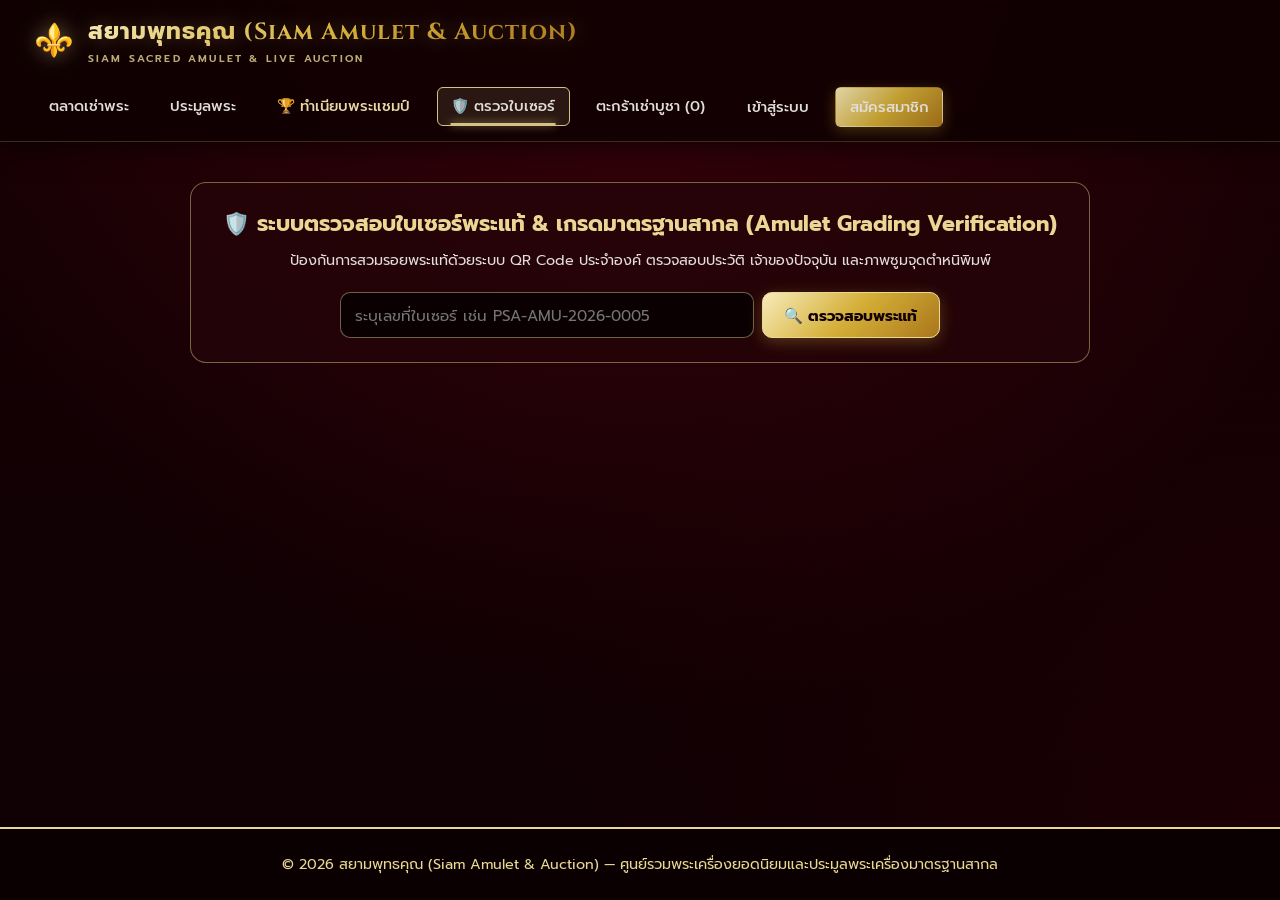
<file: public/verify_cert.html>
<!DOCTYPE html>
<html lang="th">
<head>
    <meta charset="UTF-8">
    <meta name="viewport" content="width=device-width, initial-scale=1.0">
    <meta name="x-correlation-id" content="req_01d70b01cd33">
    <title>ระบบตรวจสอบใบเซอร์พระแท้ (QR Verification) | สยามพุทธคุณ (Siam Amulet &amp; Auction)</title>
    <!-- Google Fonts: Prompt & Cinzel for Luxury Thai Amulet Aesthetics -->
    <link rel="preconnect" href="https://fonts.googleapis.com">
    <link rel="preconnect" href="https://fonts.gstatic.com" crossorigin>
    <link href="https://fonts.googleapis.com/css2?family=Cinzel:wght@600;700;800&family=Prompt:wght@300;400;500;600;700&display=swap" rel="stylesheet">
    <link rel="stylesheet" href="./css/style.css">
</head>
<body data-relative-root=".">
<header class="site_header">
    <div class="container navbar">
        <a href="./index.html" class="brand_logo">
            <span class="brand_emblem">⚜️</span>
            <div class="brand_text_wrap">
                <span class="brand_name">สยามพุทธคุณ (Siam Amulet &amp; Auction)</span>
                <span class="brand_tagline">SIAM SACRED AMULET & LIVE AUCTION</span>
            </div>
        </a>
        <nav aria-label="Main Navigation">
            <ul class="nav_links">
                <li><a href="./index.html">ตลาดเช่าพระ</a></li>
                <li><a href="./auctions.html">ประมูลพระ</a></li>
                <li><a href="./leaderboard.html" style="color: var(--gold-bright);">🏆 ทำเนียบพระแชมป์</a></li>
                <li><a href="./verify_cert.html">🛡️ ตรวจใบเซอร์</a></li>
                                <li>
                    <a href="./cart.php">
                        ตะกร้าเช่าบูชา (<span id="nav_cart_count">0</span>)
                    </a>
                </li>
                                                    <li><a href="./login.php" class="btn btn_outline">เข้าสู่ระบบ</a></li>
                    <li><a href="./register.php" class="btn btn_gold">สมัครสมาชิก</a></li>
                            </ul>
        </nav>
    </div>
</header>
<main class="main_content container">
        
<div style="max-width: 900px; margin: 0 auto; padding-bottom: 3rem;">
    <!-- Search Bar by Certificate Number -->
    <div style="background-color: var(--bg-card); border: 1px solid var(--gold-border); border-radius: var(--radius-lg); padding: 1.5rem; margin-bottom: 2rem;">
        <h2 style="color: var(--gold-accent); font-size: 1.35rem; margin-bottom: 0.5rem; text-align: center;">
            🛡️ ระบบตรวจสอบใบเซอร์พระแท้ & เกรดมาตรฐานสากล (Amulet Grading Verification)
        </h2>
        <p style="text-align: center; color: var(--text-light); opacity: 0.9; font-size: 0.9rem; margin-bottom: 1.25rem;">
            ป้องกันการสวมรอยพระแท้ด้วยระบบ QR Code ประจำองค์ ตรวจสอบประวัติ เจ้าของปัจจุบัน และภาพซูมจุดตำหนิพิมพ์
        </p>

        <form method="GET" action="verify_cert.html" style="display: flex; gap: 0.5rem; max-width: 600px; margin: 0 auto;">
            <input type="text" name="cert_no" required class="form_control" style="flex: 1;"
                   placeholder="ระบุเลขที่ใบเซอร์ เช่น PSA-AMU-2026-0005"
                   value="">
            <button type="submit" class="btn btn_gold" style="white-space: nowrap;">🔍 ตรวจสอบพระแท้</button>
        </form>
    </div>

    </div>

</main>
<footer class="site_footer">
    <div class="container">
        <p>&copy; 2026 สยามพุทธคุณ (Siam Amulet &amp; Auction) — ศูนย์รวมพระเครื่องยอดนิยมและประมูลพระเครื่องมาตรฐานสากล</p>
    </div>
</footer>
<script src="./js/main.js"></script>
</body>
</html>
</file>
<file: public/css/style.css>
/* ==========================================================================
   Thai Amulet E-commerce & Real-time Auction Platform
   File: css/style.css
   Mutation Log: 2026-11-05 - Upgraded to Ultra-Luxury Gold & Deep Crimson Royal Heritage Design System
   ========================================================================== */

:root {
  /* Royal Dark Crimson & Obsidian Palette */
  --bg-dark: #120104;
  --bg-darker: #0a0002;
  --bg-card: rgba(36, 4, 8, 0.75);
  --bg-card-hover: rgba(54, 6, 12, 0.95);
  --bg-card-border: rgba(233, 215, 147, 0.22);
  --bg-surface-light: #fdfbf7;

  /* Master Gold Gradients & Tones */
  --gold-accent: #E9D793;
  --gold-bright: #fff2b8;
  --gold-metallic: linear-gradient(135deg, #f7ebb8 0%, #d4af37 50%, #aa771c 100%);
  --gold-border: rgba(233, 215, 147, 0.45);
  --gold-border-glow: rgba(233, 215, 147, 0.8);
  --gold-muted: rgba(233, 215, 147, 0.2);

  /* Typography */
  --font-main: 'Prompt', -apple-system, BlinkMacSystemFont, "Segoe UI", Roboto, sans-serif;
  --font-heading: 'Cinzel', 'Prompt', serif;

  /* Accents & Feedbacks */
  --text-light: #f8f6f0;
  --text-muted: #c9b9b0;
  --text-dark: #120104;
  --danger-color: #ff4d4f;
  --success-color: #52c41a;
  --warning-color: #faad14;

  /* Elevations & Radii */
  --shadow-gold: 0 10px 30px rgba(0, 0, 0, 0.7), 0 0 20px rgba(233, 215, 147, 0.08);
  --shadow-gold-hover: 0 15px 35px rgba(0, 0, 0, 0.85), 0 0 25px rgba(233, 215, 147, 0.25);
  --radius-sm: 6px;
  --radius-md: 10px;
  --radius-lg: 16px;
  --radius-xl: 22px;
  --transition-fast: 0.22s cubic-bezier(0.4, 0, 0.2, 1);
  --transition-smooth: 0.35s cubic-bezier(0.16, 1, 0.3, 1);
}

* {
  box-sizing: border-box;
  margin: 0;
  padding: 0;
}

body {
  background-color: var(--bg-dark);
  background-image: 
    radial-gradient(circle at 50% 0%, rgba(94, 3, 15, 0.45) 0%, transparent 65%),
    radial-gradient(circle at 100% 100%, rgba(59, 1, 9, 0.3) 0%, transparent 50%),
    linear-gradient(180deg, #180105 0%, #0d0003 100%);
  background-attachment: fixed;
  color: var(--text-light);
  font-family: var(--font-main);
  line-height: 1.6;
  min-height: 100vh;
  display: flex;
  flex-direction: column;
  -webkit-font-smoothing: antialiased;
}

/* Scrollbar customization */
::-webkit-scrollbar {
  width: 8px;
  height: 8px;
}
::-webkit-scrollbar-track {
  background: var(--bg-darker);
}
::-webkit-scrollbar-thumb {
  background: rgba(233, 215, 147, 0.3);
  border-radius: 4px;
}
::-webkit-scrollbar-thumb:hover {
  background: var(--gold-accent);
}

a {
  color: var(--gold-accent);
  text-decoration: none;
  transition: all var(--transition-fast);
}

a:hover {
  color: var(--gold-bright);
}

/* Layout Containers */
.container {
  width: 100%;
  max-width: 1260px;
  margin: 0 auto;
  padding: 0 1.5rem;
}

.main_content {
  flex: 1;
  padding: 2.5rem 0 4rem;
}

/* Header & Royal Navbar */
.site_header {
  background: rgba(15, 1, 3, 0.88);
  backdrop-filter: blur(14px);
  -webkit-backdrop-filter: blur(14px);
  border-bottom: 1px solid var(--gold-muted);
  box-shadow: 0 4px 25px rgba(0, 0, 0, 0.6);
  padding: 0.85rem 0;
  position: sticky;
  top: 0;
  z-index: 1000;
}

.navbar {
  display: flex;
  align-items: center;
  justify-content: space-between;
  flex-wrap: wrap;
  gap: 1.25rem;
}

.brand_logo {
  display: flex;
  align-items: center;
  gap: 0.85rem;
  text-decoration: none;
}

.brand_emblem {
  font-size: 2rem;
  filter: drop-shadow(0 0 10px rgba(233, 215, 147, 0.5));
  animation: floatSlow 4s ease-in-out infinite;
}

@keyframes floatSlow {
  0%, 100% { transform: translateY(0); }
  50% { transform: translateY(-3px); }
}

.brand_text_wrap {
  display: flex;
  flex-direction: column;
}

.brand_name {
  font-family: var(--font-heading);
  font-size: 1.45rem;
  font-weight: 700;
  letter-spacing: 1px;
  background: var(--gold-metallic);
  -webkit-background-clip: text;
  -webkit-text-fill-color: transparent;
  text-shadow: 0 0 20px rgba(233, 215, 147, 0.3);
}

.brand_tagline {
  font-size: 0.65rem;
  letter-spacing: 2.2px;
  color: var(--gold-accent);
  opacity: 0.8;
  font-weight: 600;
  text-transform: uppercase;
}

.nav_links {
  display: flex;
  align-items: center;
  list-style: none;
  gap: 0.75rem;
  flex-wrap: wrap;
}

.nav_links a {
  font-weight: 500;
  font-size: 0.92rem;
  padding: 0.45rem 0.85rem;
  border-radius: var(--radius-sm);
  color: var(--text-light);
  opacity: 0.9;
  border: 1px solid transparent;
  transition: all var(--transition-fast);
}

/* Top Navigation Active Indicator Bar */
.nav_links a {
  position: relative;
  overflow: hidden;
}

.nav_links a::after {
  content: '';
  position: absolute;
  bottom: 0;
  left: 50%;
  width: 0%;
  height: 2px;
  background: var(--gold-accent);
  transition: all 0.25s ease-out;
  transform: translateX(-50%);
  box-shadow: 0 0 8px var(--gold-accent);
}

.nav_links a:hover::after,
.nav_links a.active::after {
  width: 80%;
}

/* Page Transition & Loading Bar */
#page_progress_bar {
  position: fixed;
  top: 0;
  left: 0;
  height: 3px;
  width: 0%;
  background: linear-gradient(90deg, #d4af37, #fff2b8, #E9D793);
  z-index: 99999;
  box-shadow: 0 0 10px rgba(233, 215, 147, 0.8), 0 0 5px #fff;
  transition: width 0.3s cubic-bezier(0.1, 0.9, 0.2, 1), opacity 0.3s ease;
  pointer-events: none;
}

.main_content {
  animation: pageFadeIn 0.38s cubic-bezier(0.16, 1, 0.3, 1) forwards;
}

.page_fade_exit {
  animation: pageFadeOut 0.22s cubic-bezier(0.4, 0, 1, 1) forwards !important;
}

@keyframes pageFadeIn {
  from {
    opacity: 0;
    transform: translateY(12px) scale(0.995);
  }
  to {
    opacity: 1;
    transform: translateY(0) scale(1);
  }
}

@keyframes pageFadeOut {
  from {
    opacity: 1;
    transform: translateY(0) scale(1);
  }
  to {
    opacity: 0;
    transform: translateY(-8px) scale(0.995);
  }
}

/* Premium Buttons */
.btn {
  display: inline-flex;
  align-items: center;
  justify-content: center;
  gap: 0.5rem;
  padding: 0.6rem 1.4rem;
  border-radius: var(--radius-md);
  font-family: var(--font-main);
  font-weight: 600;
  cursor: pointer;
  border: 1px solid transparent;
  transition: all var(--transition-fast);
  font-size: 0.92rem;
  text-decoration: none;
}

.btn_gold {
  background: var(--gold-metallic);
  color: #1a0206;
  font-weight: 700;
  box-shadow: 0 4px 15px rgba(212, 175, 55, 0.3);
  border: 1px solid rgba(255, 242, 184, 0.4);
}

.btn_gold:hover {
  background: linear-gradient(135deg, #ffffff 0%, #f7ebb8 40%, #d4af37 100%);
  color: #1a0206;
  transform: translateY(-2px);
  box-shadow: 0 6px 22px rgba(212, 175, 55, 0.5);
}

.btn_outline {
  background: rgba(233, 215, 147, 0.05);
  color: var(--gold-accent);
  border: 1px solid var(--gold-border);
}

.btn_outline:hover {
  background: rgba(233, 215, 147, 0.15);
  border-color: var(--gold-accent);
  color: var(--gold-bright);
  transform: translateY(-1px);
}

/* Form Controls */
.form_control {
  background: rgba(14, 1, 3, 0.85);
  border: 1px solid rgba(233, 215, 147, 0.28);
  color: var(--text-light);
  border-radius: var(--radius-md);
  padding: 0.7rem 0.95rem;
  font-family: var(--font-main);
  font-size: 0.92rem;
  transition: all var(--transition-fast);
  outline: none;
}

.form_control:focus {
  border-color: var(--gold-accent);
  box-shadow: 0 0 12px rgba(233, 215, 147, 0.35);
  background: rgba(20, 2, 5, 0.95);
}

/* Hero Section */
.hero_section {
  text-align: center;
  padding: 3rem 1.5rem 3.5rem;
  position: relative;
  margin-bottom: 2.5rem;
  border-radius: var(--radius-xl);
  background: radial-gradient(circle at 50% 30%, rgba(94, 3, 15, 0.7) 0%, rgba(20, 2, 5, 0.85) 100%);
  border: 1px solid rgba(233, 215, 147, 0.25);
  box-shadow: var(--shadow-gold);
  overflow: hidden;
}

.hero_section::before {
  content: "";
  position: absolute;
  top: 0; left: 0; right: 0; height: 2px;
  background: linear-gradient(90deg, transparent 0%, var(--gold-accent) 50%, transparent 100%);
}

.hero_badge {
  display: inline-flex;
  align-items: center;
  gap: 0.5rem;
  background: rgba(233, 215, 147, 0.1);
  border: 1px solid rgba(233, 215, 147, 0.35);
  color: var(--gold-bright);
  font-size: 0.78rem;
  font-weight: 600;
  letter-spacing: 1.5px;
  text-transform: uppercase;
  padding: 0.35rem 1rem;
  border-radius: 999px;
  margin-bottom: 1.25rem;
}

.hero_title {
  font-family: var(--font-heading);
  font-size: 2.6rem;
  font-weight: 700;
  letter-spacing: 1px;
  background: var(--gold-metallic);
  -webkit-background-clip: text;
  -webkit-text-fill-color: transparent;
  margin-bottom: 0.85rem;
  line-height: 1.25;
}

.hero_subtitle {
  color: var(--text-muted);
  font-size: 1.05rem;
  max-width: 680px;
  margin: 0 auto 1.75rem;
  font-weight: 300;
}

.hero_stats {
  display: flex;
  justify-content: center;
  gap: 2.5rem;
  flex-wrap: wrap;
  padding-top: 1.5rem;
  border-top: 1px solid rgba(233, 215, 147, 0.15);
}

.hero_stat_item strong {
  display: block;
  font-size: 1.5rem;
  color: var(--gold-bright);
  font-family: var(--font-heading);
}

.hero_stat_item span {
  font-size: 0.78rem;
  color: var(--text-muted);
  text-transform: uppercase;
  letter-spacing: 1px;
}

/* Filter Card Panel */
.filter_panel {
  background: rgba(26, 2, 6, 0.7);
  backdrop-filter: blur(16px);
  -webkit-backdrop-filter: blur(16px);
  border: 1px solid rgba(233, 215, 147, 0.25);
  border-radius: var(--radius-lg);
  padding: 1.75rem;
  margin-bottom: 3rem;
  box-shadow: 0 8px 30px rgba(0, 0, 0, 0.55);
}

.filter_header {
  display: flex;
  justify-content: space-between;
  align-items: center;
  padding-bottom: 1rem;
  margin-bottom: 1.25rem;
  border-bottom: 1px solid rgba(233, 215, 147, 0.15);
}

/* Grid & Cards for Marketplace */
.amulet_grid {
  display: grid;
  grid-template-columns: repeat(auto-fill, minmax(285px, 1fr));
  gap: 2rem;
  margin-top: 1.5rem;
}

.amulet_card {
  background: var(--bg-card);
  backdrop-filter: blur(12px);
  -webkit-backdrop-filter: blur(12px);
  border: 1px solid var(--bg-card-border);
  border-radius: var(--radius-lg);
  overflow: hidden;
  box-shadow: var(--shadow-gold);
  display: flex;
  flex-direction: column;
  transition: all var(--transition-smooth);
  position: relative;
}

.amulet_card:hover {
  transform: translateY(-7px);
  border-color: var(--gold-border-glow);
  box-shadow: var(--shadow-gold-hover);
  background: var(--bg-card-hover);
}

.amulet_card_media {
  position: relative;
  height: 240px;
  overflow: hidden;
  background: radial-gradient(circle at 50% 50%, #2e0207 0%, #110003 100%);
  display: flex;
  align-items: center;
  justify-content: center;
}

.amulet_card_media img {
  width: 100%;
  height: 100%;
  object-fit: cover;
  transition: transform 0.5s ease;
}

.amulet_card:hover .amulet_card_media img {
  transform: scale(1.06);
}

.amulet_cat_badge {
  position: absolute;
  top: 12px;
  left: 12px;
  background: rgba(14, 1, 3, 0.85);
  backdrop-filter: blur(6px);
  color: var(--gold-accent);
  border: 1px solid rgba(233, 215, 147, 0.4);
  padding: 0.25rem 0.65rem;
  border-radius: 999px;
  font-size: 0.72rem;
  font-weight: 600;
  letter-spacing: 0.5px;
  z-index: 2;
}

.amulet_quick_wish {
  position: absolute;
  top: 12px;
  right: 12px;
  background: rgba(14, 1, 3, 0.85);
  backdrop-filter: blur(6px);
  border: 1px solid rgba(233, 215, 147, 0.3);
  color: var(--gold-accent);
  width: 32px;
  height: 32px;
  border-radius: 50%;
  display: flex;
  align-items: center;
  justify-content: center;
  font-size: 0.9rem;
  cursor: pointer;
  z-index: 2;
  transition: all var(--transition-fast);
}

.amulet_quick_wish:hover {
  background: rgba(255, 77, 79, 0.25);
  border-color: #ff4d4f;
  transform: scale(1.1);
}

.amulet_card_body {
  padding: 1.4rem;
  flex: 1;
  display: flex;
  flex-direction: column;
  justify-content: space-between;
}

.amulet_title {
  font-family: var(--font-heading);
  font-size: 1.15rem;
  color: var(--gold-bright);
  font-weight: 700;
  line-height: 1.4;
  margin-bottom: 0.65rem;
  display: -webkit-box;
  -webkit-line-clamp: 2;
  -webkit-box-orient: vertical;
  overflow: hidden;
  min-height: 3.2rem;
}

.amulet_specs {
  display: flex;
  flex-direction: column;
  gap: 0.35rem;
  font-size: 0.84rem;
  color: var(--text-muted);
  margin-bottom: 1.25rem;
}

.amulet_spec_row {
  display: flex;
  align-items: center;
  gap: 0.4rem;
}

.amulet_spec_row strong {
  color: var(--text-light);
  font-weight: 500;
}

.amulet_footer {
  display: flex;
  justify-content: space-between;
  align-items: center;
  padding-top: 1rem;
  border-top: 1px solid rgba(233, 215, 147, 0.15);
}

.amulet_price_tag {
  font-family: var(--font-heading);
  font-size: 1.35rem;
  font-weight: 700;
  color: var(--gold-accent);
  text-shadow: 0 0 10px rgba(233, 215, 147, 0.3);
}

/* Radar Canvas Container in Detail */
.radar_chart_container {
  background: var(--bg-card);
  backdrop-filter: blur(14px);
  border: 1px solid var(--gold-border);
  border-radius: var(--radius-lg);
  padding: 2rem;
  display: flex;
  flex-direction: column;
  align-items: center;
  box-shadow: var(--shadow-gold);
}
  gap: 1.5rem;
  flex-wrap: wrap;
}

.nav_links a {
  font-weight: 600;
  padding: 0.4rem 0.75rem;
  border-radius: var(--radius-md);
  border: 1px solid transparent;
}

.nav_links a:hover,
.nav_links a.active {
  border-color: var(--gold-accent);
  background-color: rgba(233, 215, 147, 0.12);
}

/* Buttons */
.btn {
  display: inline-flex;
  align-items: center;
  justify-content: center;
  gap: 0.5rem;
  padding: 0.65rem 1.35rem;
  border-radius: var(--radius-md);
  font-weight: 700;
  cursor: pointer;
  border: 1px solid var(--gold-accent);
  transition: all var(--transition-fast);
  font-size: 0.95rem;
}

.btn_gold {
  background-color: var(--gold-accent);
  color: var(--text-dark);
}

.btn_gold:hover {
  background-color: var(--gold-bright);
  color: var(--text-dark);
  transform: translateY(-1px);
}

.btn_outline {
  background-color: transparent;
  color: var(--gold-accent);
}

.btn_outline:hover {
  background-color: var(--gold-accent);
  color: var(--text-dark);
}

/* Grid & Cards for Marketplace and Auction */
.amulet_grid {
  display: grid;
  grid-template-columns: repeat(auto-fill, minmax(280px, 1fr));
  gap: 1.5rem;
  margin-top: 1.5rem;
}

.amulet_card {
  background-color: var(--bg-card);
  border: 1px solid var(--gold-border);
  border-radius: var(--radius-lg);
  overflow: hidden;
  box-shadow: var(--shadow-gold);
  display: flex;
  flex-direction: column;
  transition: transform var(--transition-fast), border-color var(--transition-fast);
}

.amulet_card:hover {
  transform: translateY(-4px);
  border-color: var(--gold-accent);
}

.amulet_card_image {
  width: 100%;
  height: 240px;
  object-fit: cover;
  background-color: var(--bg-darker);
  border-bottom: 1px solid var(--gold-muted);
}

.amulet_card_body {
  padding: 1.25rem;
  flex: 1;
  display: flex;
  flex-direction: column;
  justify-content: space-between;
  gap: 0.75rem;
}

.amulet_title {
  font-size: 1.15rem;
  color: var(--text-light);
  font-weight: 700;
}

.amulet_meta {
  font-size: 0.9rem;
  color: var(--gold-accent);
  opacity: 0.9;
}

.amulet_price {
  font-size: 1.3rem;
  font-weight: 700;
  color: var(--gold-accent);
}

/* Radar Chart Canvas Wrapper (Module 3) */
.radar_chart_container {
  background-color: var(--bg-dark);
  border: 2px solid var(--gold-accent);
  border-radius: var(--radius-lg);
  padding: 1.5rem;
  display: flex;
  flex-direction: column;
  align-items: center;
  justify-content: center;
  box-shadow: var(--shadow-gold);
}

.radar_canvas {
  max-width: 100%;
  height: auto;
}

/* Countdown Timer & Anti-Snipe Badge (Module 2) */
.auction_timer {
  background-color: var(--bg-darker);
  border: 1px solid var(--gold-accent);
  color: var(--text-light);
  padding: 0.5rem 0.85rem;
  border-radius: var(--radius-md);
  font-weight: 700;
  font-variant-numeric: tabular-nums;
  text-align: center;
}

.auction_timer.snipe_warning {
  border-color: var(--danger-color);
  color: var(--danger-color);
}

/* Forms & Filter Bar */
.filter_bar {
  background-color: var(--bg-card);
  border: 1px solid var(--gold-border);
  padding: 1.25rem;
  border-radius: var(--radius-lg);
  display: flex;
  flex-wrap: wrap;
  gap: 1rem;
  align-items: center;
}

.form_control {
  padding: 0.65rem 0.9rem;
  border-radius: var(--radius-md);
  border: 1px solid var(--gold-border);
  background-color: var(--bg-darker);
  color: var(--text-light);
  font-size: 0.95rem;
}

.form_control:focus {
  outline: none;
  border-color: var(--gold-accent);
}

/* Tables (Bid History, Cart, Admin) */
.data_table {
  width: 100%;
  border-collapse: collapse;
  background-color: var(--bg-card);
  border: 1px solid var(--gold-border);
  border-radius: var(--radius-md);
  overflow: hidden;
}

.data_table th,
.data_table td {
  padding: 0.85rem 1rem;
  text-align: left;
  border-bottom: 1px solid var(--gold-muted);
}

.data_table th {
  background-color: var(--bg-darker);
  color: var(--gold-accent);
  font-weight: 700;
}

.data_table td {
  color: var(--text-light);
}

/* Footer */
.site_footer {
  background-color: var(--bg-darker);
  border-top: 2px solid var(--gold-accent);
  padding: 1.5rem 0;
  text-align: center;
  font-size: 0.9rem;
  color: var(--gold-accent);
  margin-top: auto;
}
</file>
